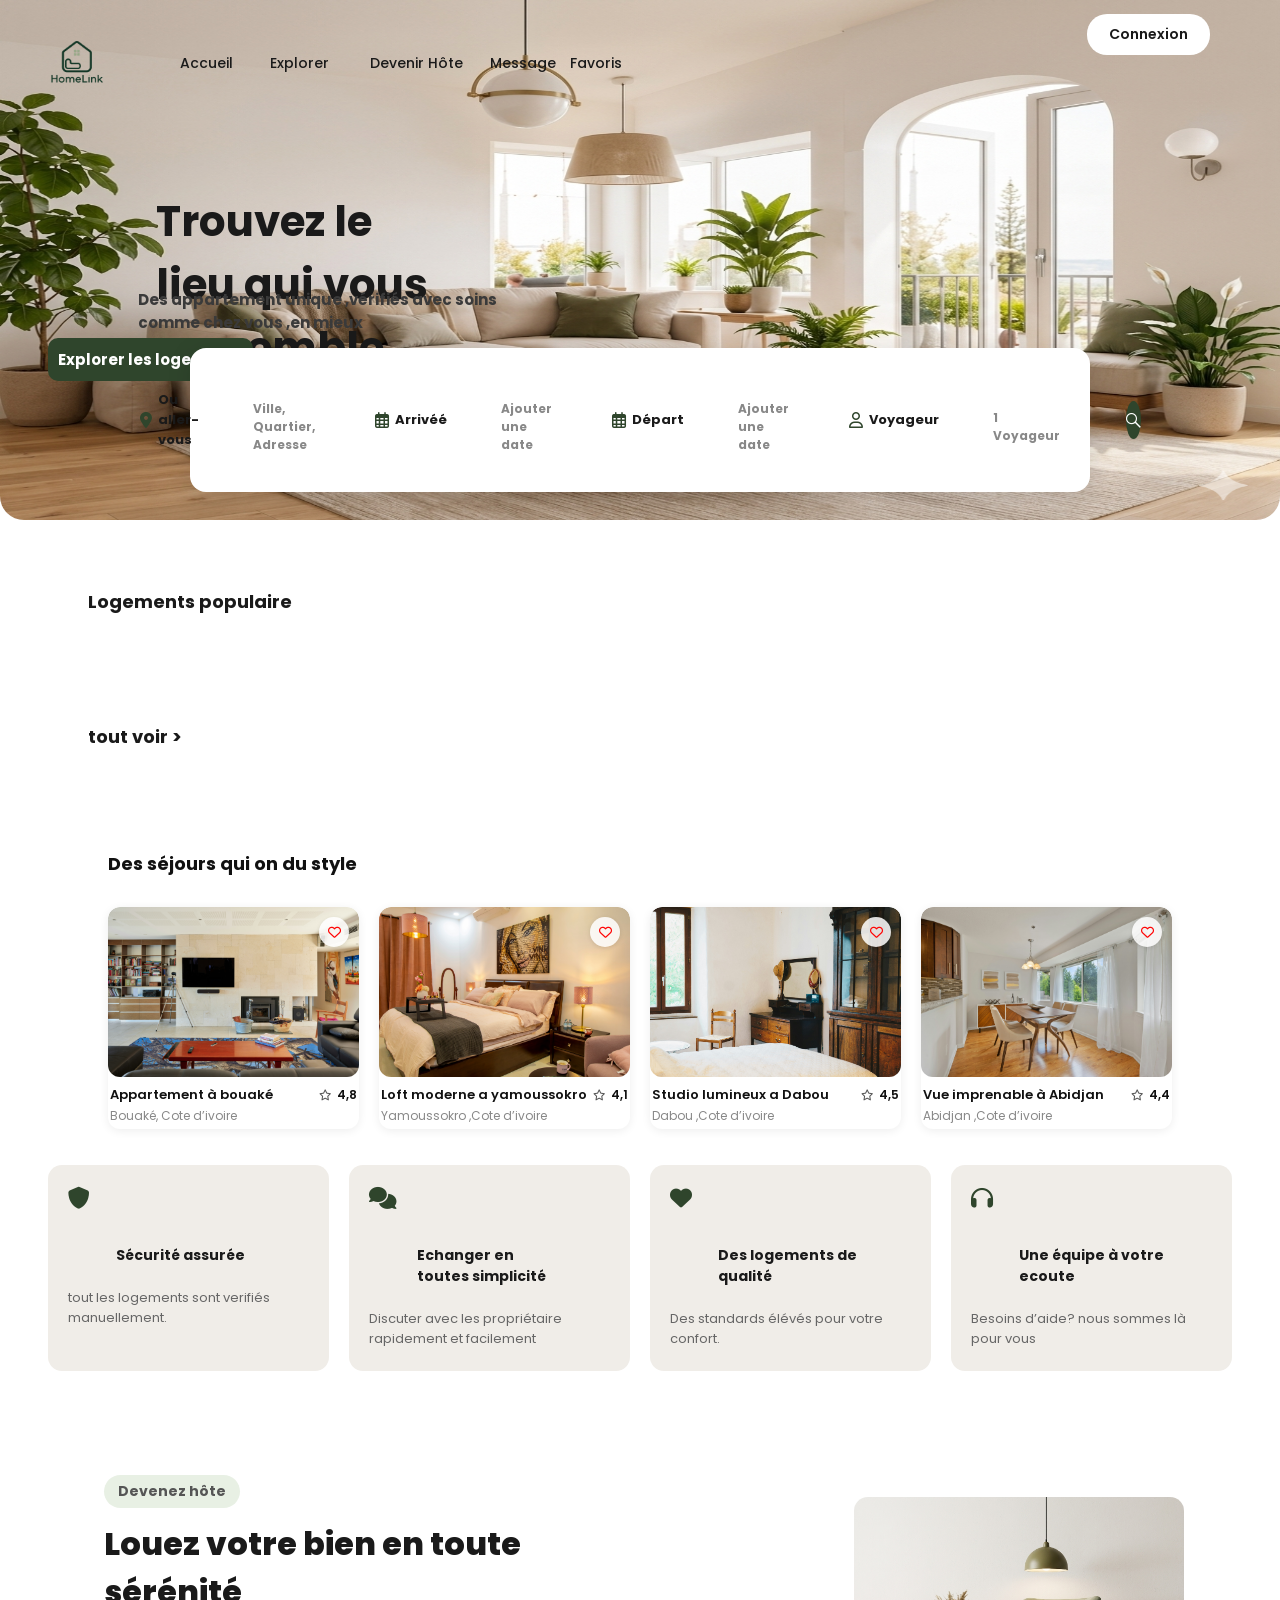
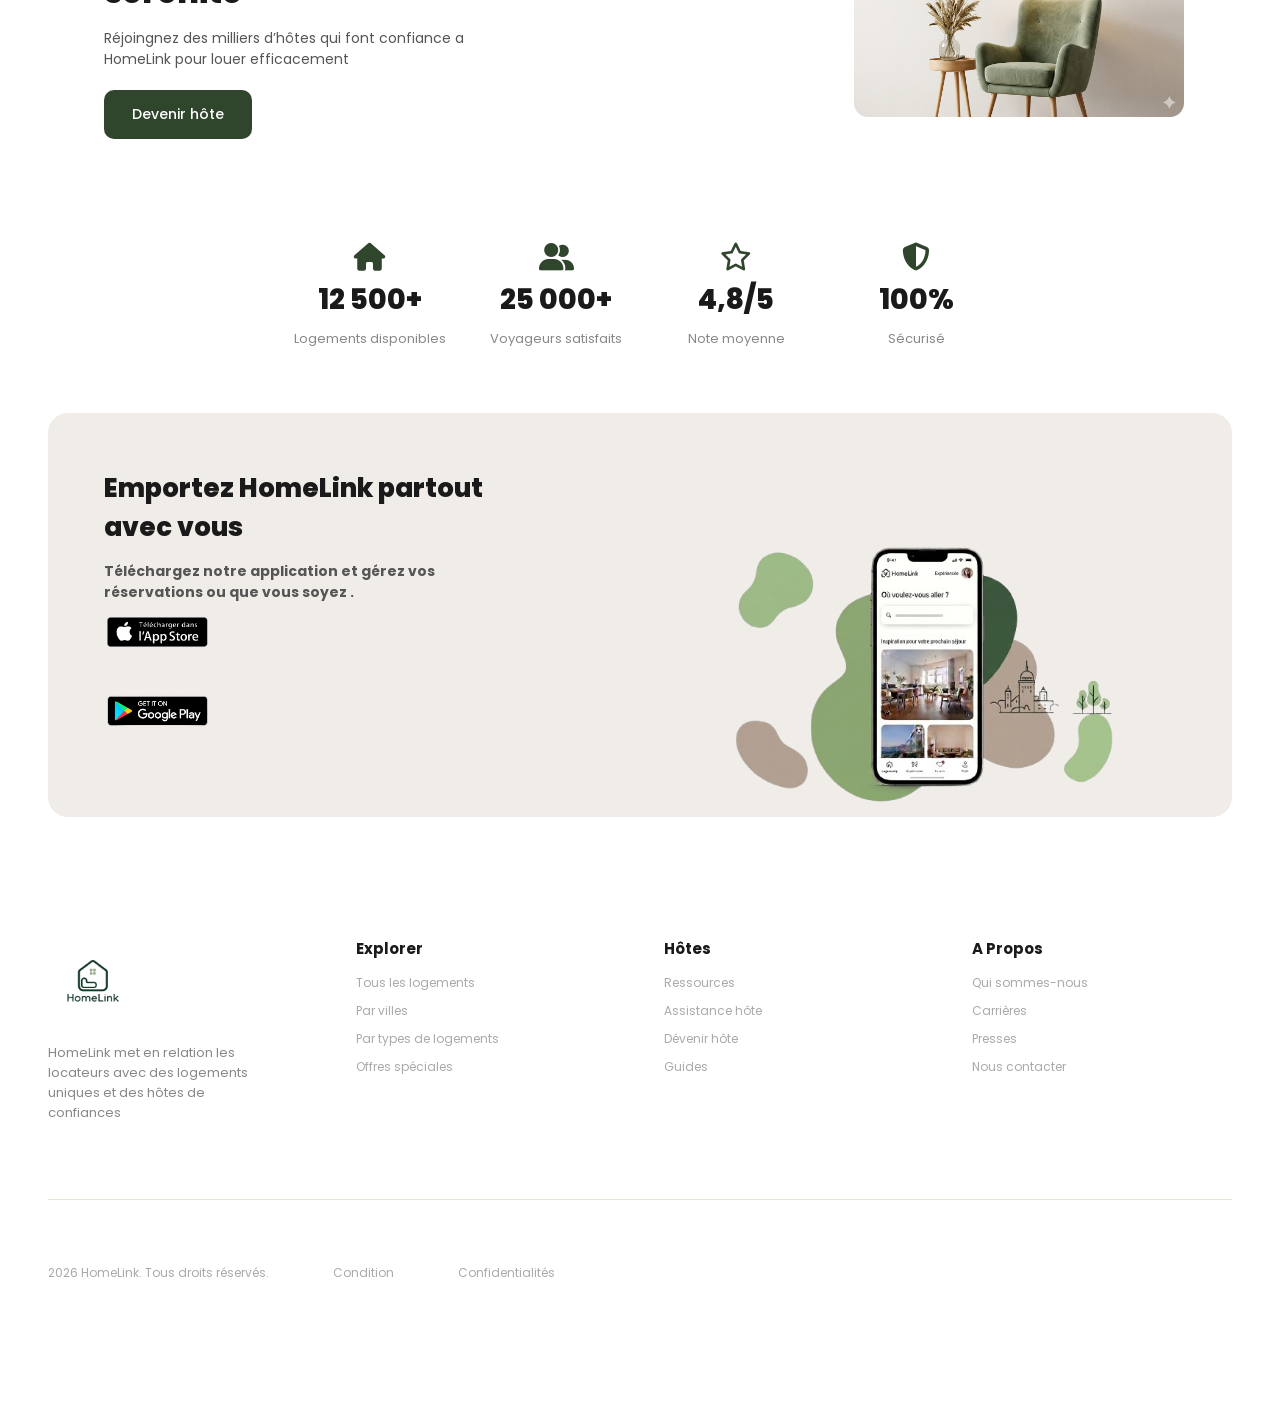
<file: index.html>
<!DOCTYPE html>
<html lang="en">

<head>
    <meta charset="UTF-8">
    <meta name="viewport" content="width=device-width, initial-scale=1.0">
    <link rel="stylesheet" href="https://cdnjs.cloudflare.com/ajax/libs/font-awesome/6.5.0/css/all.min.css">
    <title>HomeLink-Accueil</title>
    <link rel="stylesheet" href="./style.css">
</head>
<body>
    
    <div class="header">
        <img src="./image/20.png" alt="">
        <div class="ml">
            <img src="./logo/logo.png" alt="">
            <li><a href="./indexdoc.html/index1.html">Accueil</a></li>
            <li><a href="./indexdoc.html/index1.html">Explorer</a></li>
            <li><a href="./indexdoc.html/index2.html">Devenir Hôte</a></li>
            <li><a href="./indexdoc.html/index3.html">Message</a></li>
            <li><a href="./indexdoc.html/index4.html">Favoris</a></li>
            <a href="./indexdoc.html/connexionClient.html"><button type="button">Connexion</button></a>
        </div>

        
        <i id="signe" class="fa-solid fa-bars"></i>
        <div id="classe">
            <ul>
                <li><a href="index.html">Accueil</a></li>
                <li><a href="./indexdoc.html/index1.html">Explorer</a></li>
                <li><a href="./indexdoc.html/index2.html">Devenir Hôte</a></li>
                <li><a href="./indexdoc.html/index3.html">Message</a></li>
                <li><a href="./indexdoc.html/index4.html">Favoris</a></li>
            </ul>
        </div>


        <div class="po">
            <h2>Trouvez le lieu qui vous ressemble</h2>
            <p>Des appartement unique ,vérifiés avec soins comme chez vous ,en mieux</p>
        </div>
        <div class="vetr">
            <a href="./indexdoc.html/index2.html"></a><p>Explorer les logements</p>
        </div>
        <div class="barre">
            <i class="fa-solid fa-location-dot"></i>
            <span>Ou aller-vous</span>
            <p>Ville, Quartier, Adresse</p>
            <hr>
            <i class="fa-regular fa-calendar-days"></i>
            <span>Arrivéé</span>
            <p>Ajouter une date</p>
            <hr>
            <i class="fa-regular fa-calendar-days"></i>
            <span>Départ</span>
            <p>Ajouter une date</p>
            <hr>
            <i class="fa-regular fa-user"></i>
            <span>Voyageur</span>
            <p>1 Voyageur</p>
            <div class="loupe">
                <i class="fa-brands fa-sistrix"></i>
            </div>
        </div>
    </div>


    <div class="body">
        <p>Logements populaire</p>
        <a href="./indexdoc.html/index2.html"><p>tout voir > </p></a>
        <h2>Des séjours qui on du style</h2>
    </div>
    <div class="im">
        <div class="quatre">
            <img src="./image/15.jpg" alt="">
            <div class="heart">
                <i class="fa-regular fa-heart"></i>
            </div>
            <div class="ecrit">
                <p>Appartement à bouaké</p>
                <span>Bouaké, Cote d’ivoire</span>
                <i class="fa-regular fa-star"></i>
                <h6>4,8</h6>
            </div>
        </div>
        <div class="quatre">
            <img src="./image/12.jpg" alt="">
            <div class="heart">
                <i class="fa-regular fa-heart"></i>
            </div>
            <div class="ecrit">
                <p>Loft moderne a yamoussokro </p>
                <span>Yamoussokro ,Cote d’ivoire</span>
                <i class="fa-regular fa-star"></i>
                <h6>4,1</h6>
            </div>
        </div>
        <div class="quatre">
            <img src="./image/16.jpg" alt="">
            <div class="heart">
                <i class="fa-regular fa-heart"></i>
            </div>
            <div class="ecrit">
                <p>Studio lumineux a Dabou</p>
                <span>Dabou ,Cote d’ivoire</span>
                <i class="fa-regular fa-star"></i>
                <h6>4,5</h6>
            </div>
        </div>
        <div class="quatre">
            <img src="./image/17.jpg" alt="">
            <div class="heart">
                <i class="fa-regular fa-heart"></i>
            </div>
            <div class="ecrit">
                <p>Vue imprenable à Abidjan</p>
                <span>Abidjan ,Cote d’ivoire</span>
                <i class="fa-regular fa-star"></i>
                <h6>4,4</h6>
            </div>
        </div>
    </div>
    <div class="long">
        <div class="lon">
            <i class="fa-solid fa-shield"></i>
            <p>Sécurité assurée</p>
            <span>tout les logements sont verifiés manuellement.</span>
        </div>
        <div class="lon">
            <i class="fa-solid fa-comments"></i>
            <p>Echanger en toutes simplicité</p>
            <span>Discuter avec les propriétaire rapidement et facilement</span>
        </div>
        <div class="lon">
            <i class="fa-solid fa-heart"></i>
            <p>Des logements de qualité</p>
            <span>Des standards élévés pour votre confort.</span>
        </div>
        <div class="lon">
            <i class="fa-solid fa-headphones"></i>
            <p>Une équipe à votre ecoute</p>
            <span>Besoins d’aide? nous sommes là pour vous</span>
        </div>
    </div>
    <div class="hote">
        <div class="dev">
            <a href="./indexdoc.html/inscriptionHote.html"></a><span>Devenez hôte</span>
        </div>
        <p>Louez votre bien en toute sérénité</p>
        <span>Réjoingnez des milliers d’hôtes qui font confiance a HomeLink pour louer efficacement</span>
        <div class="hot">
            <a href="./indexdoc.html/inscriptionHote.html"><span>Devenir hôte</span></a>
        </div>
        <img src="./image/19.png" alt="">
    </div>
    <div class="oh">
        <div class="quo">
            <i class="fa-solid fa-house"></i>
            <p>12 500+</p>
            <span>Logements disponibles</span>
        </div>
        <div class="quo">
            <i class="fa-solid fa-user-group"></i>
            <p>25 000+</p>
            <span>Voyageurs satisfaits</span>
        </div>
        <div class="quo">
            <i class="fa-regular fa-star"></i>
            <p>4,8/5</p>
            <span>Note moyenne</span>
        </div>
        <div class="quo">
            <i class="fa-solid fa-shield-halved" style="color: rgb(47, 69, 44);"></i>
            <p>100%</p>
            <span>Sécurisé</span>
        </div>
    </div>
    <div class="tel">
        <h3>Emportez HomeLink partout avec vous</h3>
        <p>Téléchargez notre application et gérez vos réservations ou que vous soyez .</p>
        <img src="./image/appstore1.png" alt="">
        <img src="./image/11.png" alt="">
        <img src="./image/telephone.png" alt="">
    </div>
    <div class="flooter">
        <div class="qu">
            <img src="./logo/logo.png" alt="">
            <p>HomeLink met en relation les locateurs avec des logements uniques et des hôtes de confiances</p>
        </div>
        <div class="qu">
            <p>Explorer</p>
            <span>Tous les logements</span>
            <span>Par villes</span>
            <span>Par types de logements</span>
            <span>Offres spéciales</span>
        </div>
        <div class="qu">
            <p>Hôtes</p>
            <span>Ressources</span>
            <span>Assistance hôte </span>
            <span>Dévenir hôte </span>
            <span>Guides</span>
        </div>
        <div class="qu">
            <p>A Propos</p>
            <span>Qui sommes-nous</span>
            <span>Carrières</span>
            <span>Presses</span>
            <span>Nous contacter</span>
        </div>
        <hr>
        <span>2026 HomeLink. Tous droits réservés.</span>
        <span>Condition</span>
        <span>Confidentialités</span>
    </div>
    <script src="./style.js"></script>
</body>

</html>
</file>
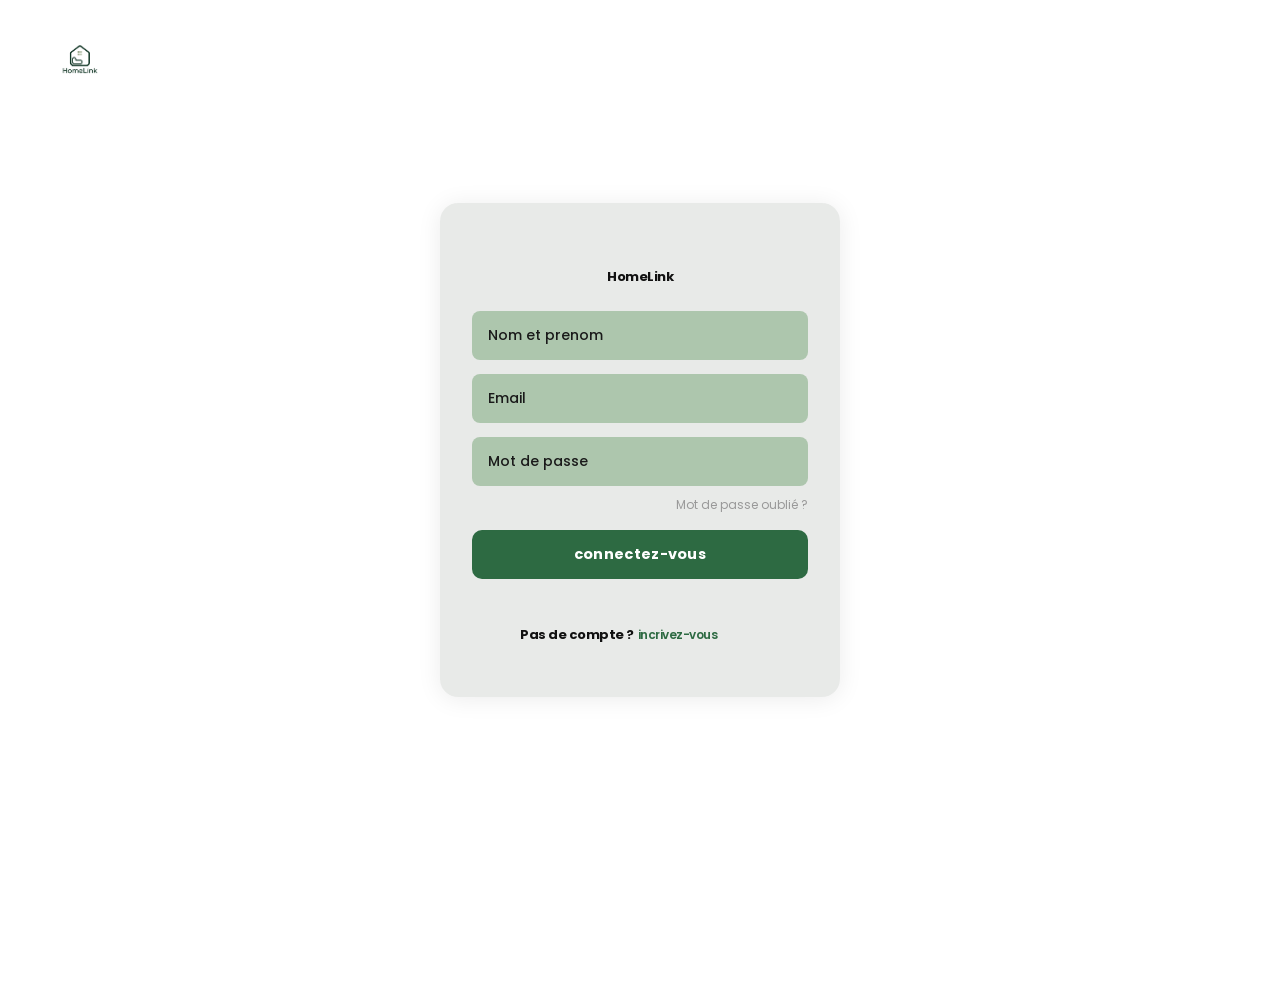
<file: indexdoc.html/connexionClient.html>
<!DOCTYPE html>
<html lang="en">
<head>
    <meta charset="UTF-8">
    <meta name="viewport" content="width=device-width, initial-scale=1.0">
    <title>HomeLink-connexion</title>
    <link rel="stylesheet" href="https://cdnjs.cloudflare.com/ajax/libs/font-awesome/6.5.0/css/all.min.css">
    <link rel="stylesheet" href="../style.css">
</head>
<body>
    <div class="ba">
        <img src="../logo/logo.png" alt="">
        <div class="m">
            <p>HomeLink</p>
            <input type="text" placeholder="Nom et prenom" name="" id="">
            <input type="email" placeholder="Email" name="" id="">
            <input type="password" placeholder="Mot de passe" name="" id="">
            <span>Mot de passe oublié ?</span>
            <button type="button">connectez-vous</button>
            <a href="./inscriptionClient.html"><p>Pas de compte ?<span>incrivez-vous</span></p></a>
        </div>
    </div>
</body>
</html>
</file>
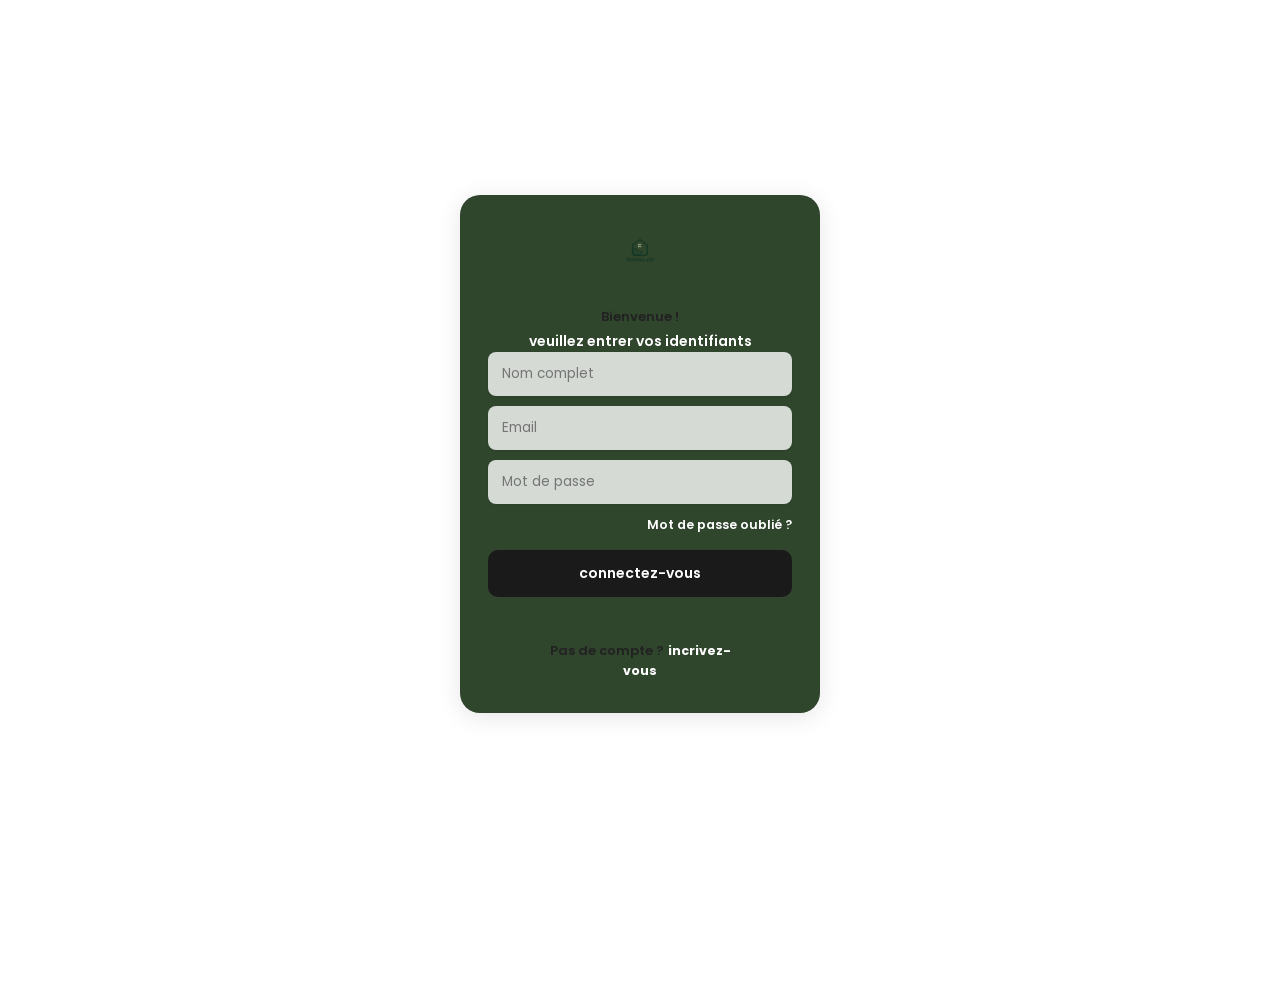
<file: indexdoc.html/connextionHôte.html>
<!DOCTYPE html>
<html lang="en">
<head>
    <meta charset="UTF-8">
    <meta name="viewport" content="width=device-width, initial-scale=1.0">
    <title>Connexion-Hôte</title>
    <link rel="stylesheet" href="https://cdnjs.cloudflare.com/ajax/libs/font-awesome/6.5.0/css/all.min.css">
    <link rel="stylesheet" href="../style.css">
</head>
<body>
    <div class="bo">
        <div class="ho">
            <img src="../logo/logo.png" alt="">
            <p>Bienvenue !</p>
            <span>veuillez entrer vos identifiants</span>
            <input type="text" placeholder="Nom complet" name="" id="">
            <input type="email" placeholder="Email" name="" id="">
            <input type="password" placeholder="Mot de passe" name="" id="">
            <span>Mot de passe oublié ?</span>
            <button type="button">connectez-vous</button>
            <a href="./inscriptionHote.html"><p>Pas de compte ?<span>incrivez-vous</span></p></a>
        </div>
    </div>
</body>
</html>
</file>
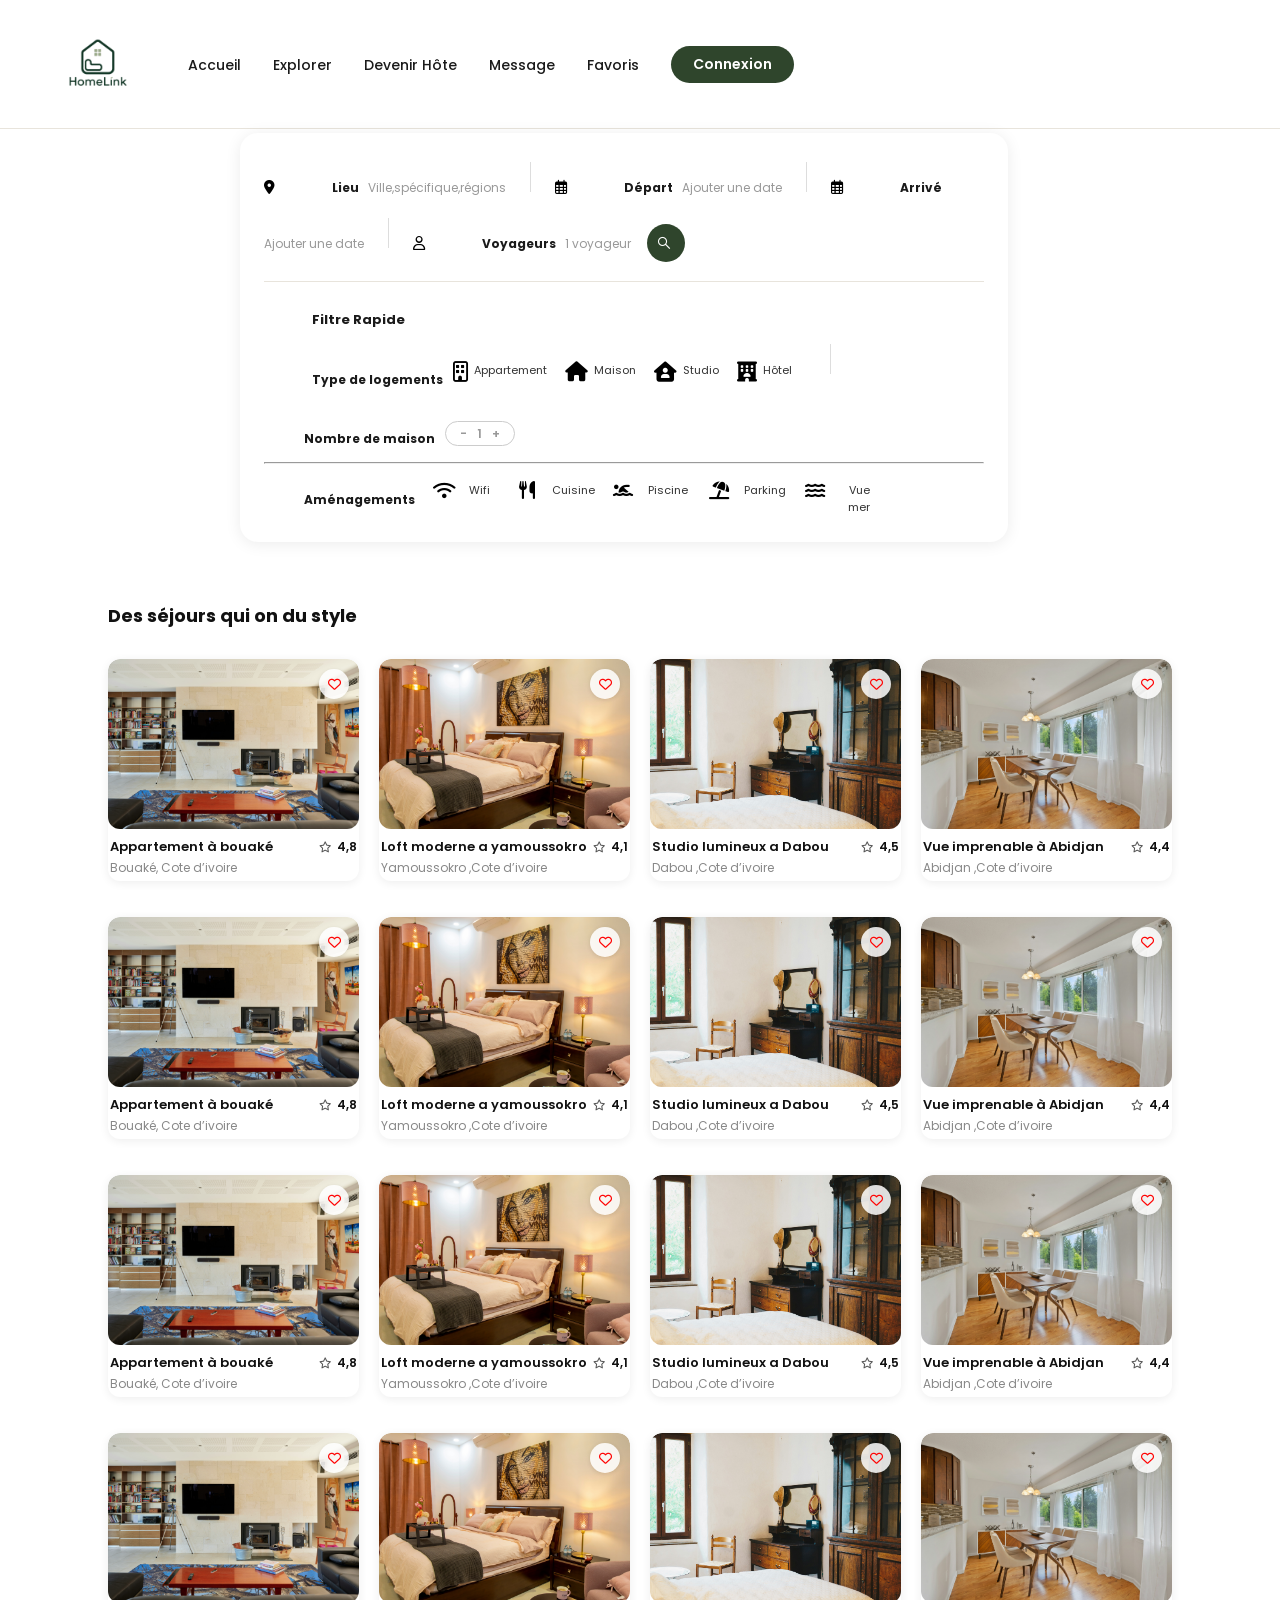
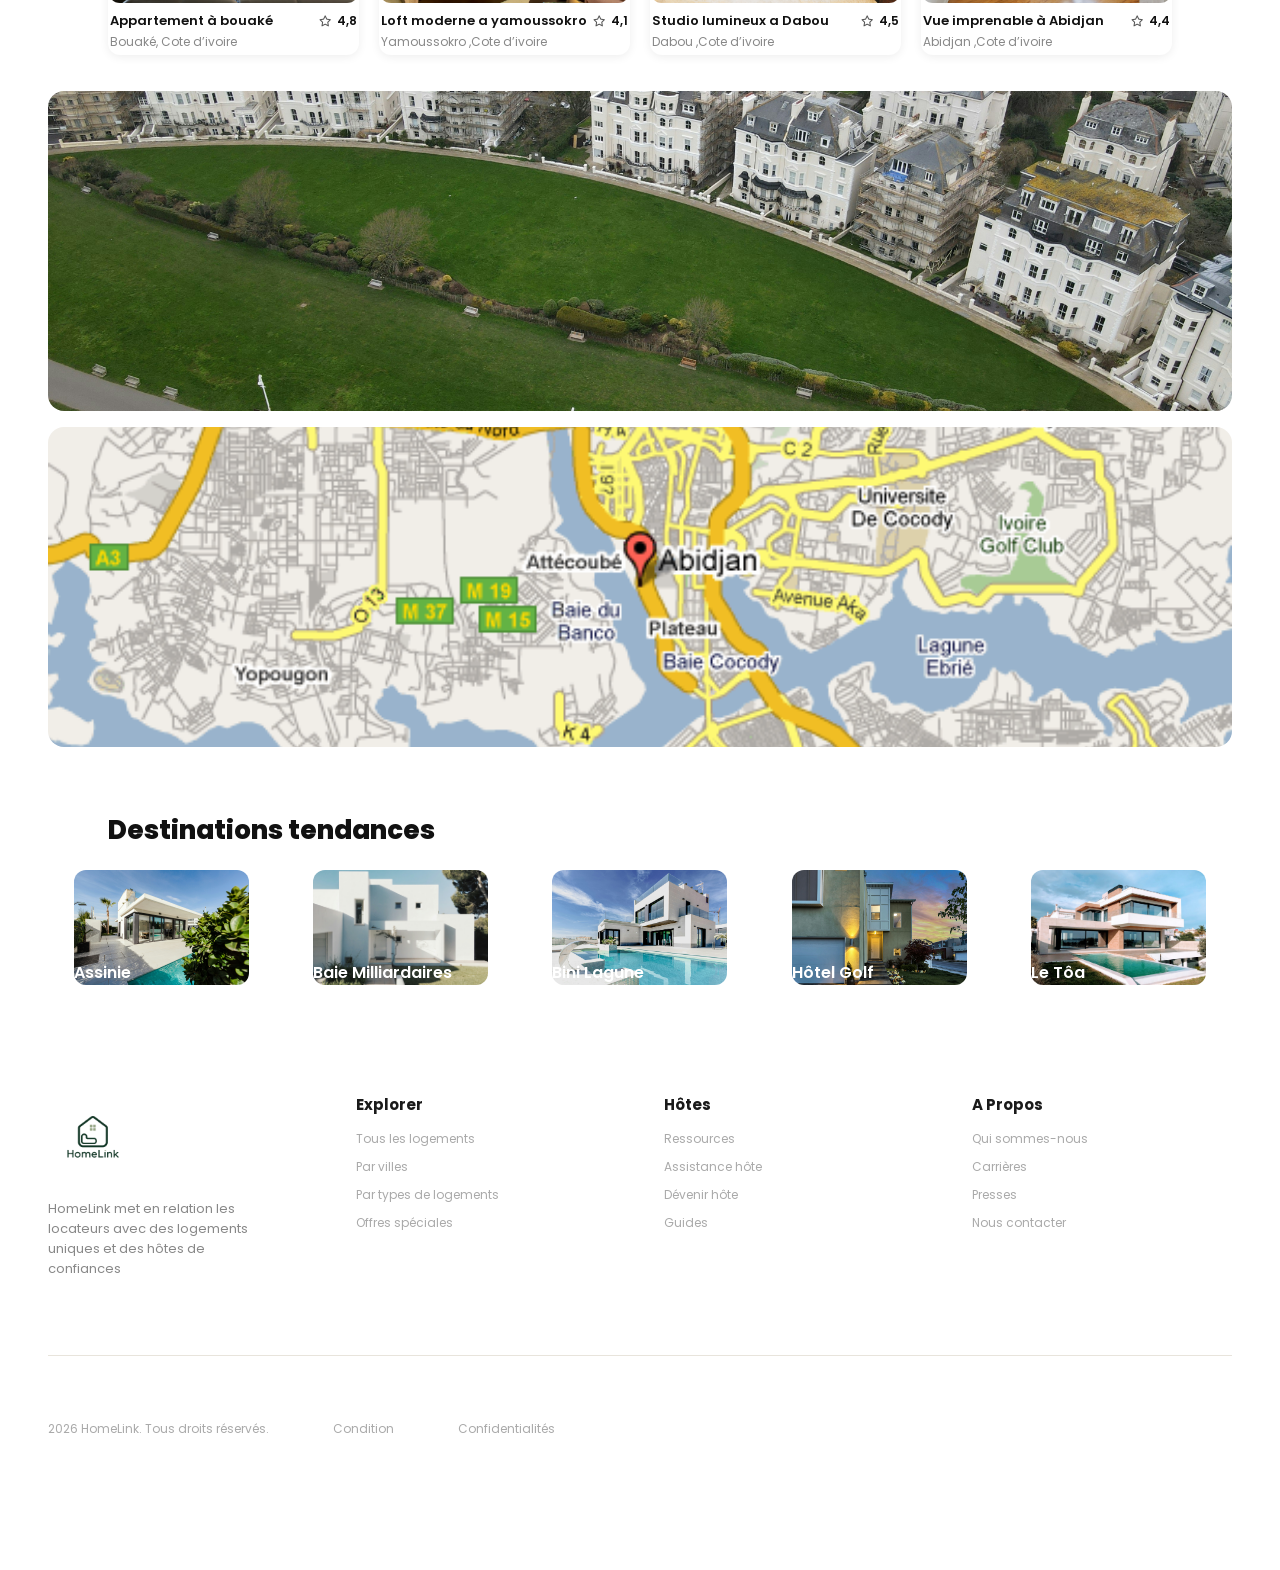
<file: indexdoc.html/index1.html>
<!DOCTYPE html>
<html lang="en">
<head>
    <meta charset="UTF-8">
    <meta name="viewport" content="width=device-width, initial-scale=1.0">
    <title>HomeLink-Explorer</title>
    <link rel="stylesheet" href="https://cdnjs.cloudflare.com/ajax/libs/font-awesome/6.5.0/css/all.min.css">
    <link rel="stylesheet" href="../style.css">
</head>
<body>
    <div class="gra">
        <img src="../logo/logo.png" alt="">
        <li><a href="../index.html">Accueil</a></li>
        <li><a href="./index1.html">Explorer</a></li>
        <li><a href="./index2.html">Devenir Hôte</a></li>
        <li><a href="./index3.html">Message</a></li>
        <li><a href="./index4.html">Favoris</a></li>
        <a href="./connexionClient.html"><button type="button">Connexion</button></a>
    </div>

    
        <i id="signe" class="fa-solid fa-bars"></i>
        <div id="classe">
            <ul>
                <li><a href="../index.html">Accueil</a></li>
                <li><a href="./index1.html">Explorer</a></li>
                <li><a href="./index2.html">Devenir Hôte</a></li>
                <li><a href="./index3.html">Message</a></li>
                <li><a href="./index4.html">Favoris</a></li>
            </ul>
        </div>



    <div class="blan">
        <i class="fa-solid fa-location-dot" style="color: rgb(0, 0, 0);"></i>
        <p>Lieu</p>
        <span>Ville,spécifique,régions</span>
        <hr>
        <i class="fa-regular fa-calendar-days" style="color: rgb(0, 0, 0);"></i>
        <p>Départ</p>
        <span>Ajouter une date</span>
        <hr>
        <i class="fa-regular fa-calendar-days" style="color: rgb(0, 0, 0);"></i>
        <p>Arrivé</p>
        <span>Ajouter une date</span>
        <hr>
        <i class="fa-regular fa-user" style="color: rgb(0, 0, 0);"></i>
        <p>Voyageurs</p>
        <span>1 voyageur</span>
        <div class="loupe">
            <i class="fa-brands fa-sistrix" style="color: rgb(0, 0, 0);"></i>
        </div>
        <hr>
        <p>Filtre Rapide </p>
        <p>Type de logements</p>
        <i class="fa-regular fa-building" style="color: rgb(0, 0, 0);"></i>
        <span>Appartement</span>
        <i class="fa-solid fa-house" style="color: rgb(0, 0, 0);"></i>
        <span>Maison</span>
        <i class="fa-solid fa-house-user" style="color: rgb(0, 0, 0);"></i>
        <span>Studio</span>
        <i class="fa-solid fa-hotel" style="color: rgb(0, 0, 0);"></i>
        <span>Hôtel</span>
        <hr>
        <p>Nombre de maison</p>
        <div class="un">
            <span>-</span>
            <span>1</span>
            <span>+</span>
        </div>
        <hr>
        <p>Aménagements</p>
        <i class="fa-solid fa-wifi" style="color: rgb(0, 0, 0);"></i>
        <span>Wifi</span>
        <i class="fa-solid fa-utensils" style="color: rgb(0, 0, 0);"></i>
        <span>Cuisine</span>
        <i class="fa-solid fa-person-swimming" style="color: rgb(0, 0, 0);"></i>
        <span>Piscine</span>
        <i class="fa-solid fa-umbrella-beach" style="color: rgb(0, 0, 0);"></i>
        <span>Parking</span>
        <i class="fa-solid fa-water" style="color: rgb(0, 0, 0);"></i>
        <span>Vue mer</span>
    </div>
    <h2>Des séjours qui on du style</h2>
    <div class="im">
        <div class="quatre">
            <img src="../image/15.jpg" alt="">
            <div class="heart">
                <i class="fa-regular fa-heart"></i>
            </div>
            <div class="ecrit">
                <p>Appartement à bouaké</p>
                <span>Bouaké, Cote d’ivoire</span>
                <i class="fa-regular fa-star"></i>
                <h6>4,8</h6>
            </div>
        </div>
        <div class="quatre">
            <img src="../image/12.jpg" alt="">
            <div class="heart">
                <i class="fa-regular fa-heart"></i>
            </div>
            <div class="ecrit">
                <p>Loft moderne a yamoussokro </p>
                <span>Yamoussokro ,Cote d’ivoire</span>
                <i class="fa-regular fa-star"></i>
                <h6>4,1</h6>
            </div>
        </div>
        <div class="quatre">
            <img src="../image/16.jpg" alt="">
            <div class="heart">
                <i class="fa-regular fa-heart"></i>
            </div>
            <div class="ecrit">
                <p>Studio lumineux a Dabou</p>
                <span>Dabou ,Cote d’ivoire</span>
                <i class="fa-regular fa-star"></i>
                <h6>4,5</h6>
            </div>
        </div>
        <div class="quatre">
            <img src="../image/17.jpg" alt="">
            <div class="heart">
                <i class="fa-regular fa-heart"></i>
            </div>
            <div class="ecrit">
                <p>Vue imprenable à Abidjan</p>
                <span>Abidjan ,Cote d’ivoire</span>
                <i class="fa-regular fa-star"></i>
                <h6>4,4</h6>
            </div>
        </div>
    </div>
    <div class="im">
        <div class="quatre">
            <img src="../image/15.jpg" alt="">
            <div class="heart">
                <i class="fa-regular fa-heart"></i>
            </div>
            <div class="ecrit">
                <p>Appartement à bouaké</p>
                <span>Bouaké, Cote d’ivoire</span>
                <i class="fa-regular fa-star"></i>
                <h6>4,8</h6>
            </div>
        </div>
        <div class="quatre">
            <img src="../image/12.jpg" alt="">
            <div class="heart">
                <i class="fa-regular fa-heart"></i>
            </div>
            <div class="ecrit">
                <p>Loft moderne a yamoussokro </p>
                <span>Yamoussokro ,Cote d’ivoire</span>
                <i class="fa-regular fa-star"></i>
                <h6>4,1</h6>
            </div>
        </div>
        <div class="quatre">
            <img src="../image/16.jpg" alt="">
            <div class="heart">
                <i class="fa-regular fa-heart"></i>
            </div>
            <div class="ecrit">
                <p>Studio lumineux a Dabou</p>
                <span>Dabou ,Cote d’ivoire</span>
                <i class="fa-regular fa-star"></i>
                <h6>4,5</h6>
            </div>
        </div>
        <div class="quatre">
            <img src="../image/17.jpg" alt="">
            <div class="heart">
                <i class="fa-regular fa-heart"></i>
            </div>
            <div class="ecrit">
                <p>Vue imprenable à Abidjan</p>
                <span>Abidjan ,Cote d’ivoire</span>
                <i class="fa-regular fa-star"></i>
                <h6>4,4</h6>
            </div>
        </div>
    </div>
    <div class="im">
        <div class="quatre">
            <img src="../image/15.jpg" alt="">
            <div class="heart">
                <i class="fa-regular fa-heart"></i>
            </div>
            <div class="ecrit">
                <p>Appartement à bouaké</p>
                <span>Bouaké, Cote d’ivoire</span>
                <i class="fa-regular fa-star"></i>
                <h6>4,8</h6>
            </div>
        </div>
        <div class="quatre">
            <img src="../image/12.jpg" alt="">
            <div class="heart">
                <i class="fa-regular fa-heart"></i>
            </div>
            <div class="ecrit">
                <p>Loft moderne a yamoussokro </p>
                <span>Yamoussokro ,Cote d’ivoire</span>
                <i class="fa-regular fa-star"></i>
                <h6>4,1</h6>
            </div>
        </div>
        <div class="quatre">
            <img src="../image/16.jpg" alt="">
            <div class="heart">
                <i class="fa-regular fa-heart"></i>
            </div>
            <div class="ecrit">
                <p>Studio lumineux a Dabou</p>
                <span>Dabou ,Cote d’ivoire</span>
                <i class="fa-regular fa-star"></i>
                <h6>4,5</h6>
            </div>
        </div>
        <div class="quatre">
            <img src="../image/17.jpg" alt="">
            <div class="heart">
                <i class="fa-regular fa-heart"></i>
            </div>
            <div class="ecrit">
                <p>Vue imprenable à Abidjan</p>
                <span>Abidjan ,Cote d’ivoire</span>
                <i class="fa-regular fa-star"></i>
                <h6>4,4</h6>
            </div>
        </div>
    </div>
    <div class="im">
        <div class="quatre">
            <img src="../image/15.jpg" alt="">
            <div class="heart">
                <i class="fa-regular fa-heart"></i>
            </div>
            <div class="ecrit">
                <p>Appartement à bouaké</p>
                <span>Bouaké, Cote d’ivoire</span>
                <i class="fa-regular fa-star"></i>
                <h6>4,8</h6>
            </div>
        </div>
        <div class="quatre">
            <img src="../image/12.jpg" alt="">
            <div class="heart">
                <i class="fa-regular fa-heart"></i>
            </div>
            <div class="ecrit">
                <p>Loft moderne a yamoussokro </p>
                <span>Yamoussokro ,Cote d’ivoire</span>
                <i class="fa-regular fa-star"></i>
                <h6>4,1</h6>
            </div>
        </div>
        <div class="quatre">
            <img src="../image/16.jpg" alt="">
            <div class="heart">
                <i class="fa-regular fa-heart"></i>
            </div>
            <div class="ecrit">
                <p>Studio lumineux a Dabou</p>
                <span>Dabou ,Cote d’ivoire</span>
                <i class="fa-regular fa-star"></i>
                <h6>4,5</h6>
            </div>
        </div>
        <div class="quatre">
            <img src="../image/17.jpg" alt="">
            <div class="heart">
                <i class="fa-regular fa-heart"></i>
            </div>
            <div class="ecrit">
                <p>Vue imprenable à Abidjan</p>
                <span>Abidjan ,Cote d’ivoire</span>
                <i class="fa-regular fa-star"></i>
                <h6>4,4</h6>
            </div>
        </div>
    </div>
    <img src="../image/10.jpg" alt="">
    <img src="../image/abidjan_plan.gif" alt="">
    <p>Destinations tendances</p>
    <div class="cin">
        <div class="ass">
            <img src="../image/6.jpg" alt="">
            <span>Assinie</span>
        </div>
        <div class="ass">
            <img src="../image/5.jpg" alt="">
            <span>Baie Milliardaires</span>
        </div>
        <div class="ass">
            <img src="../image/8.jpg" alt="">
            <span>Bini Lagune</span>
        </div>
        <div class="ass">
            <img src="../image/3.jpg" alt="">
            <span>Hôtel Golf</span>
        </div>
        <div class="ass">
            <img src="../image/7.jpg" alt="">
            <span>Le Tôa</span>
        </div>
    </div>
    <div class="flooter">
        <div class="qu">
            <img src="../logo/logo.png" alt="">
            <p>HomeLink met en relation les locateurs avec des logements uniques et des hôtes de confiances</p>
        </div>
        <div class="qu">
            <p>Explorer</p>
            <span>Tous les logements</span>
            <span>Par villes</span>
            <span>Par types de logements</span>
            <span>Offres spéciales</span>
        </div>
        <div class="qu">
            <p>Hôtes</p>
            <span>Ressources</span>
            <span>Assistance hôte   </span>
            <span>Dévenir hôte </span>
            <span>Guides</span>
        </div>
        <div class="qu">
            <p>A Propos</p>
            <span>Qui sommes-nous</span>
            <span>Carrières</span>
            <span>Presses</span>
            <span>Nous contacter</span>
        </div>
        <hr>
        <span>2026 HomeLink. Tous droits réservés.</span>
        <span>Condition</span>
        <span>Confidentialités</span>
    </div>
</body>
<script src="../style.js"></script>
</html>
</file>
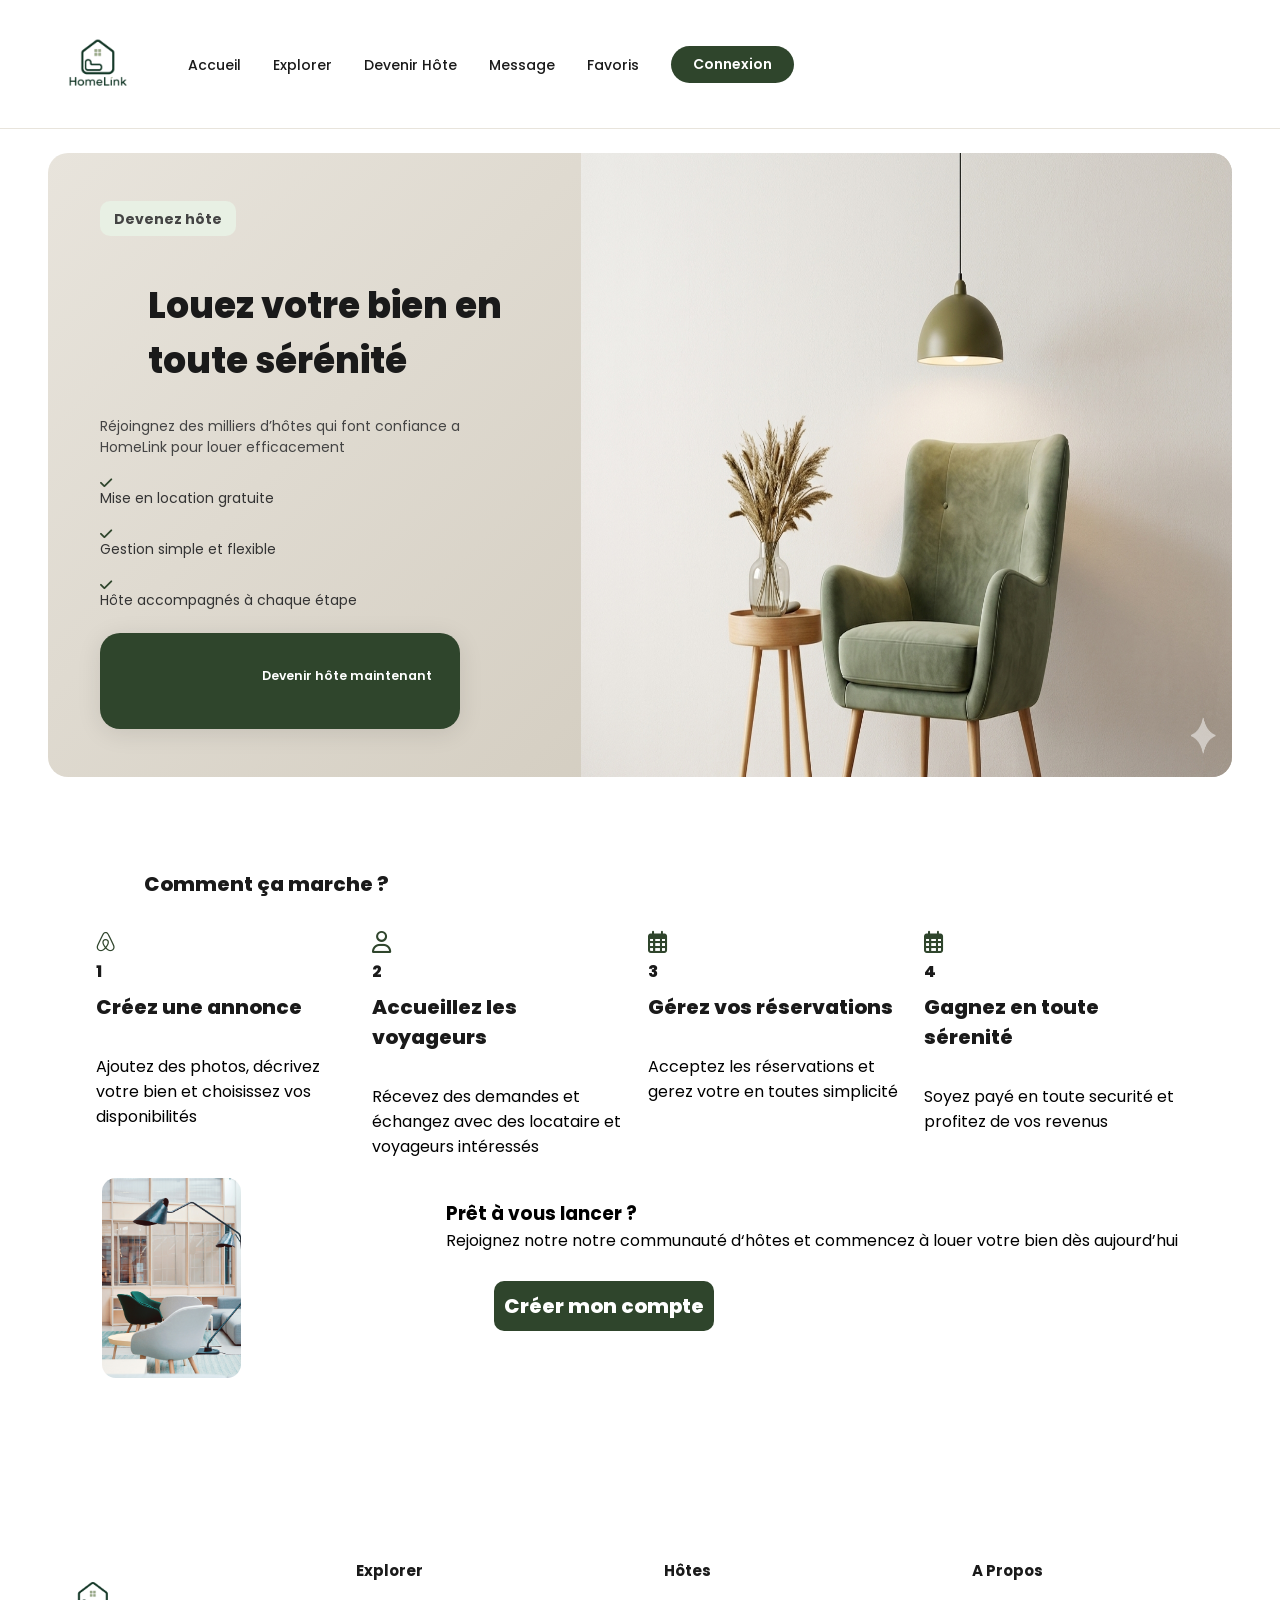
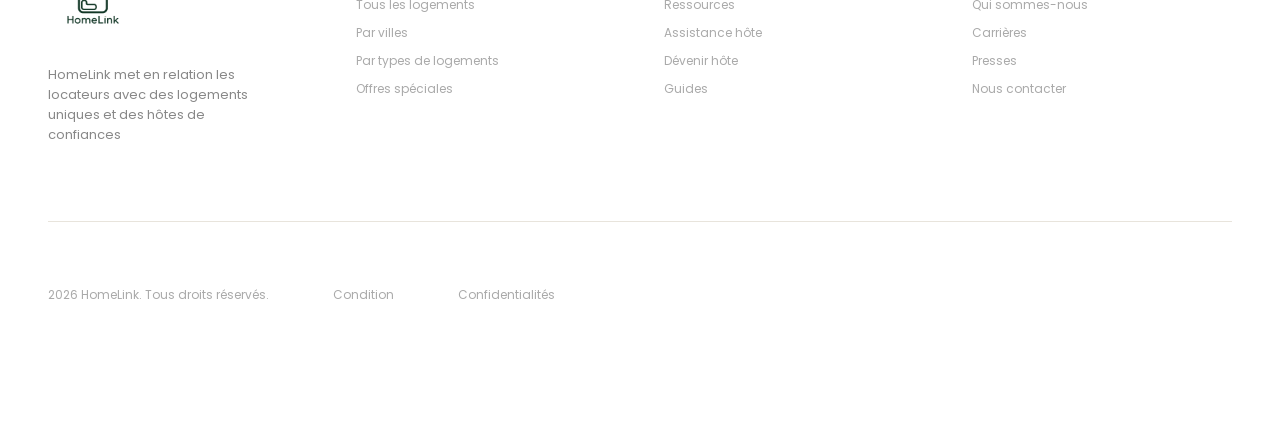
<file: indexdoc.html/index2.html>
<!DOCTYPE html>
<html lang="en">
<head>
    <meta charset="UTF-8">
    <meta name="viewport" content="width=device-width, initial-scale=1.0">
    <title>HomeLink-Devenir Hôte</title>
    <link rel="stylesheet" href="https://cdnjs.cloudflare.com/ajax/libs/font-awesome/6.5.0/css/all.min.css">
    <link rel="stylesheet" href="../style.css">
</head>
<body>
    <div class="gra">
        <img src="../logo/logo.png" alt="">
        <li><a href="../index.html">Accueil</a></li>
        <li><a href="./index1.html">Explorer</a></li>
        <li><a href="./index2.html">Devenir Hôte</a></li>
        <li><a href="./index3.html">Message</a></li>
        <li><a href="./index4.html">Favoris</a></li>
        <a href="./connextionHôte.html"><button type="button">Connexion</button></a>
        
    </div>
    
    
        <i id="signe" class="fa-solid fa-bars"></i>
        <div id="classe">
            <ul>
                <li><a href="../index.html">Accueil</a></li>
                <li><a href="./index1.html">Explorer</a></li>
                <li><a href="./index2.html">Devenir Hôte</a></li>
                <li><a href="./index3.html">Message</a></li>
                <li><a href="./index4.html">Favoris</a></li>
            </ul>
        </div>



    <div class="fauteu">
        <img src="../image/19.png" alt="">
        <div class="dev">
            <a href="./connextionHôte.html"><span>Devenez hôte</span></a>
        </div>
        <p>Louez votre bien en toute sérénité</p>
        <span>Réjoingnez des milliers d’hôtes qui font confiance a HomeLink pour louer efficacement</span>
        <i class="fa-solid fa-check" style="color: rgb(47, 69, 44);"></i>
        <span>Mise en location gratuite</span>
        <i class="fa-solid fa-check" style="color: rgb(47, 69, 44);"></i>
        <span>Gestion simple et flexible</span>
        <i class="fa-solid fa-check" style="color: rgb(47, 69, 44);"></i>
        <span>Hôte accompagnés à chaque étape</span>
        <div class="ho">
            <span>Devenir hôte maintenant</span>
        </div>
    </div>
    <div class="plac">
        <p>Comment ça marche ?</p>
        <div class="f">
            <div class="jo">
                <i class="fa-brands fa-airbnb" style="color: rgb(47, 69, 44);"></i>
                <h3>1</h3>
                <p>Créez une annonce</p>
                <span>Ajoutez des photos, décrivez votre bien et choisissez vos disponibilités</span>
            </div>
            <div class="jo">
                <i class="fa-regular fa-user" style="color: rgb(47, 69, 44);"></i>
                <h3>2</h3>
                <p>Accueillez les voyageurs</p>
                <span>Récevez des demandes et échangez avec des locataire et voyageurs intéressés</span>
            </div>
            <div class="jo">
                <i class="fa-regular fa-calendar-days" style="color: rgb(47, 69, 44);"></i>
                <h3>3</h3>
                <p>Gérez vos réservations</p>
                <span>Acceptez les réservations et gerez votre en toutes simplicité</span>
            </div>
            <div class="jo">
                <i class="fa-regular fa-calendar-days" style="color: rgb(47, 69, 44);"></i>
                <h3>4</h3>
                <p>Gagnez en toute sérenité</p>
                <span>Soyez payé en toute securité et profitez de vos revenus </span>
            </div>
        </div>
        <div class="e">
            <div class="er">
                <img src="../image/2.jpg" alt="">
            </div>
            <div class="er">
                <h3>Prêt à vous lancer ?</h3>
                <sp>Rejoignez notre notre communauté d‘hôtes et commencez à louer votre bien dès aujourd’hui</sp>
                <p>Créer mon compte</p>
            </div>
        </div>
    </div>
    <div class="flooter">
        <div class="qu">
            <img src="../logo/logo.png" alt="">
            <p>HomeLink met en relation les locateurs avec des logements uniques et des hôtes de confiances</p>
        </div>
        <div class="qu">
            <p>Explorer</p>
            <span>Tous les logements</span>
            <span>Par villes</span>
            <span>Par types de logements</span>
            <span>Offres spéciales</span>
        </div>
        <div class="qu">
            <p>Hôtes</p>
            <span>Ressources</span>
            <span>Assistance hôte   </span>
            <span>Dévenir hôte </span>
            <span>Guides</span>
        </div>
        <div class="qu">
            <p>A Propos</p>
            <span>Qui sommes-nous</span>
            <span>Carrières</span>
            <span>Presses</span>
            <span>Nous contacter</span>
        </div>
        <hr>
        <span>2026 HomeLink. Tous droits réservés.</span>
        <span>Condition</span>
        <span>Confidentialités</span>
    </div>
</body>
<script src="../style.js"></script>
</html>
</file>
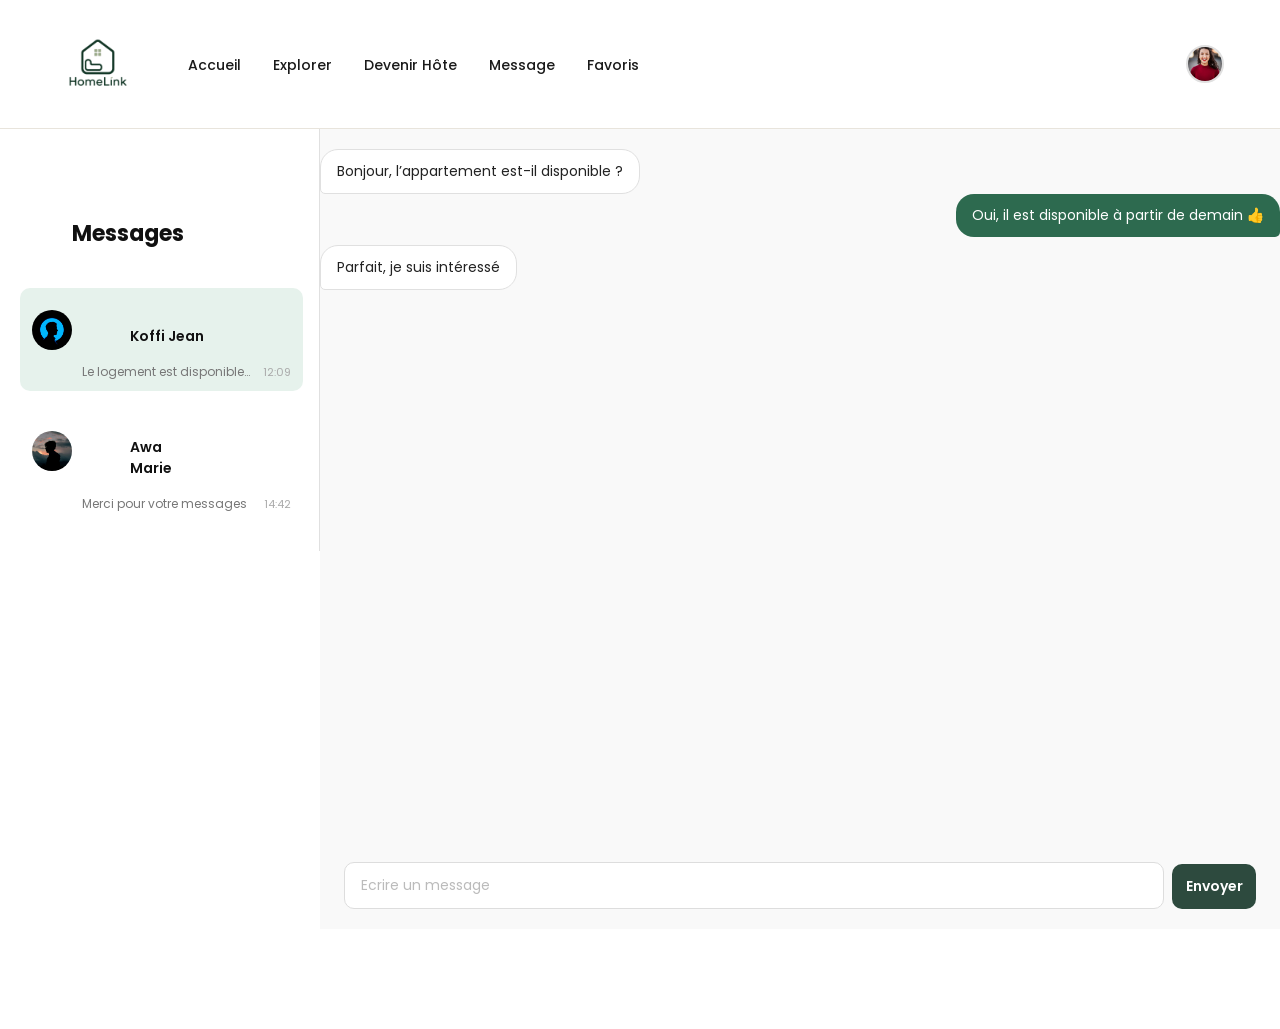
<file: indexdoc.html/index3.html>
<!DOCTYPE html>
<html lang="en">
<head>
    <meta charset="UTF-8">
    <meta name="viewport" content="width=device-width, initial-scale=1.0">
    <title>HomeLink-Messages</title>
    <link rel="stylesheet" href="https://cdnjs.cloudflare.com/ajax/libs/font-awesome/6.5.0/css/all.min.css">
    <link rel="stylesheet" href="../style.css">
</head>
<body>
    <div class="gra">
        <img src="../logo/logo.png" alt="">
        <li><a href="../index.html">Accueil</a></li>
        <li><a href="./index1.html">Explorer</a></li>
        <li><a href="./index2.html">Devenir Hôte</a></li>
        <li><a href="./index3.html">Message</a></li>
        <li><a href="./index4.html">Favoris</a></li>
        <img src="../image/18.jpg" alt="">
        
    </div>
    
    
        <i id="signe" class="fa-solid fa-bars"></i>
        <div id="classe">
            <ul>
                <li><a href="../index.html">Accueil</a></li>
                <li><a href="./index1.html">Explorer</a></li>
                <li><a href="./index2.html">Devenir Hôte</a></li>
                <li><a href="./index3.html">Message</a></li>
                <li><a href="./index4.html">Favoris</a></li>
            </ul>
        </div>



    <div class="lun">
        <h2>Messages</h2>
        <div class="koff">
            <img src="../image/profil1.jpg" alt="">
            <p>Koffi Jean</p>
            <span>Le logement est disponible 👍</span>
            <span>12:09</span>
        </div>
        <div class="awa">
            <img src="../image/profil2.jpg" alt="">
            <p>Awa Marie</p>
            <span>Merci pour votre messages</span>
            <span>14:42</span>
            <hr>
        </div>
    </div>
    <div class="autre">
        <div class="bonjour">
            <span>Bonjour, l’appartement est-il disponible ?</span>
        </div>
        <div class="oui">
            <span>Oui, il est disponible à partir de demain 👍</span>
        </div>
        <div class="parfait">
            <span>Parfait, je suis intéressé</span>
        </div>
        <hr>
        <input  class="ecrire" placeholder="Ecrire un message" type="text">
        <button type="button">Envoyer</button>
    </div>
    <script src="../style.js"></script>
</body>
</html>
</file>
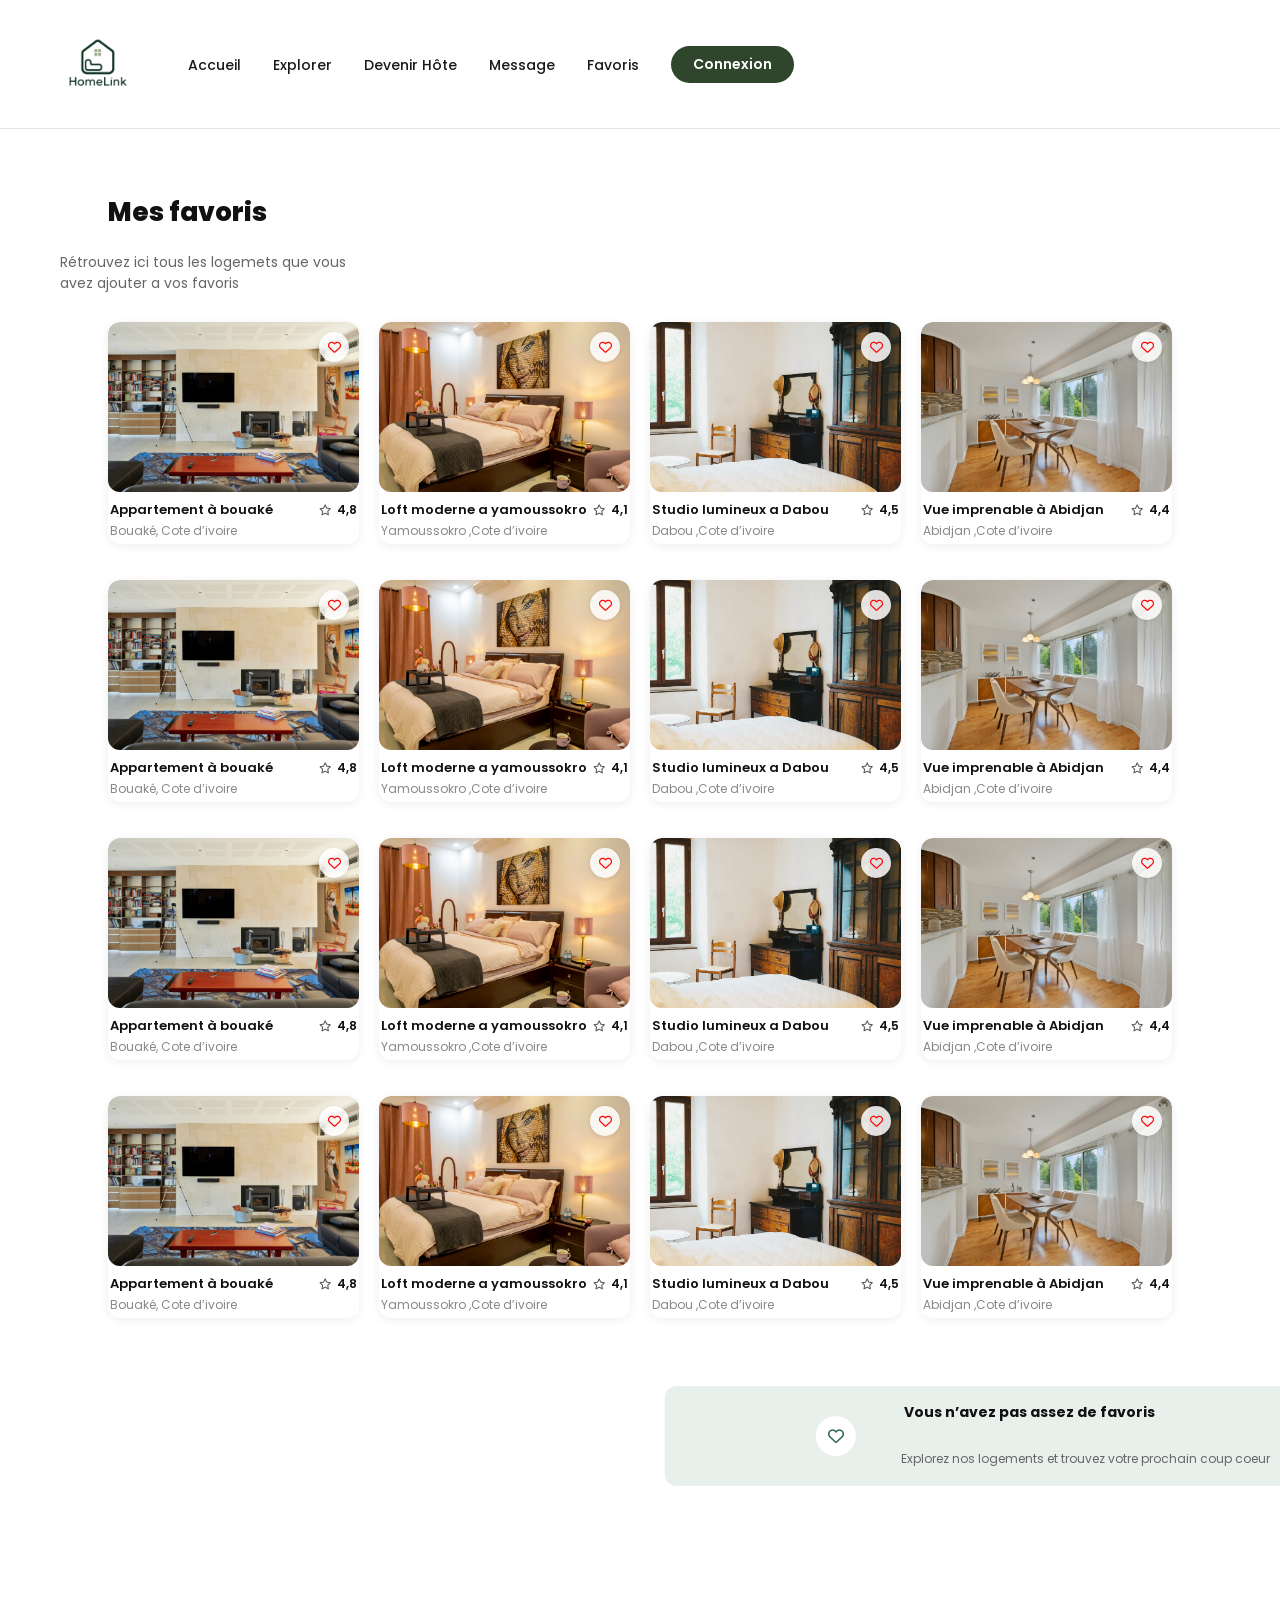
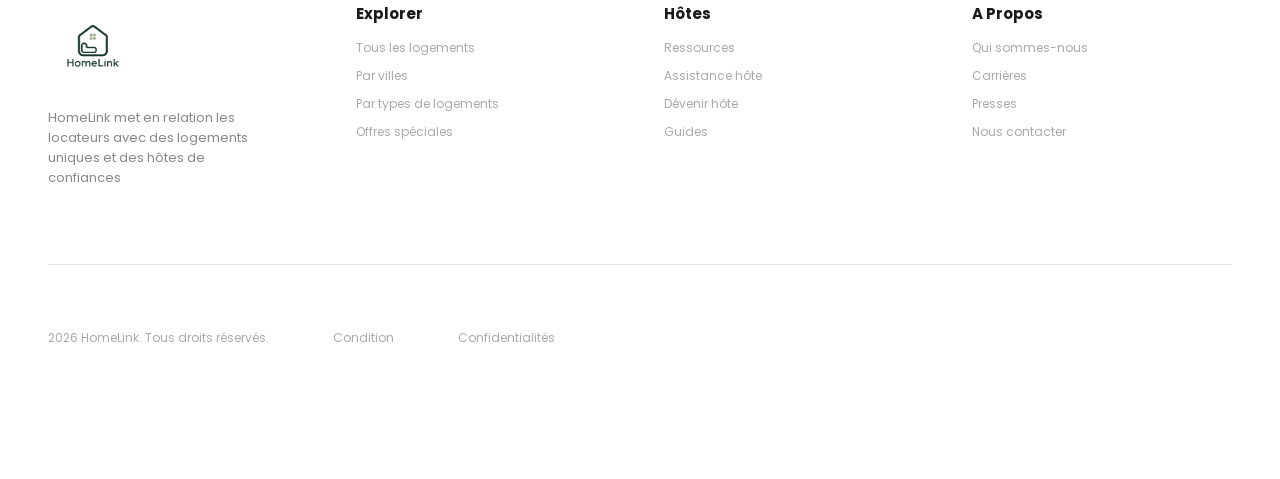
<file: indexdoc.html/index4.html>
<!DOCTYPE html>
<html lang="en">
<head>
    <meta charset="UTF-8">
    <meta name="viewport" content="width=device-width, initial-scale=1.0">
    <title>HomeLink-Favoris</title>
    <link rel="stylesheet" href="https://cdnjs.cloudflare.com/ajax/libs/font-awesome/6.5.0/css/all.min.css">
    <link rel="stylesheet" href="../style.css">
</head>
<body>
    <div class="gra">
        <img src="../logo/logo.png" alt="">
        <li><a href="../index.html">Accueil</a></li>
        <li><a href="./index1.html">Explorer</a></li>
        <li><a href="./index2.html">Devenir Hôte</a></li>
        <li><a href="./index3.html">Message</a></li>
        <li><a href="./index4.html">Favoris</a></li>
        <a href="./connexionClient.html"><button type="button">Connexion</button></a>
        
    </div>

    
    
        <i id="signe" class="fa-solid fa-bars"></i>
        <div id="classe">
            <ul>
                <li><a href="../index.html">Accueil</a></li>
                <li><a href="./index1.html">Explorer</a></li>
                <li><a href="./index2.html">Devenir Hôte</a></li>
                <li><a href="./index3.html">Message</a></li>
                <li><a href="./index4.html">Favoris</a></li>
            </ul>
        </div>



    <p>Mes favoris</p>
    <span>Rétrouvez ici tous les logemets que vous avez ajouter a vos favoris</span>
    <div class="im">
        <div class="quatre">
            <img src="../image/15.jpg" alt="">
            <div class="heart">
                <i class="fa-regular fa-heart"></i>
            </div>
            <div class="ecrit">
                <p>Appartement à bouaké</p>
                <span>Bouaké, Cote d’ivoire</span>
                <i class="fa-regular fa-star"></i>
                <h6>4,8</h6>
            </div>
        </div>
        <div class="quatre">
            <img src="../image/12.jpg" alt="">
            <div class="heart">
                <i class="fa-regular fa-heart"></i>
            </div>
            <div class="ecrit">
                <p>Loft moderne a yamoussokro </p>
                <span>Yamoussokro ,Cote d’ivoire</span>
                <i class="fa-regular fa-star"></i>
                <h6>4,1</h6>
            </div>
        </div>
        <div class="quatre">
            <img src="../image/16.jpg" alt="">
            <div class="heart">
                <i class="fa-regular fa-heart"></i>
            </div>
            <div class="ecrit">
                <p>Studio lumineux a Dabou</p>
                <span>Dabou ,Cote d’ivoire</span>
                <i class="fa-regular fa-star"></i>
                <h6>4,5</h6>
            </div>
        </div>
        <div class="quatre">
            <img src="../image/17.jpg" alt="">
            <div class="heart">
                <i class="fa-regular fa-heart"></i>
            </div>
            <div class="ecrit">
                <p>Vue imprenable à Abidjan</p>
                <span>Abidjan ,Cote d’ivoire</span>
                <i class="fa-regular fa-star"></i>
                <h6>4,4</h6>
            </div>
        </div>
    </div>
    <div class="im">
        <div class="quatre">
            <img src="../image/15.jpg" alt="">
            <div class="heart">
                <i class="fa-regular fa-heart"></i>
            </div>
            <div class="ecrit">
                <p>Appartement à bouaké</p>
                <span>Bouaké, Cote d’ivoire</span>
                <i class="fa-regular fa-star"></i>
                <h6>4,8</h6>
            </div>
        </div>
        <div class="quatre">
            <img src="../image/12.jpg" alt="">
            <div class="heart">
                <i class="fa-regular fa-heart"></i>
            </div>
            <div class="ecrit">
                <p>Loft moderne a yamoussokro </p>
                <span>Yamoussokro ,Cote d’ivoire</span>
                <i class="fa-regular fa-star"></i>
                <h6>4,1</h6>
            </div>
        </div>
        <div class="quatre">
            <img src="../image/16.jpg" alt="">
            <div class="heart">
                <i class="fa-regular fa-heart"></i>
            </div>
            <div class="ecrit">
                <p>Studio lumineux a Dabou</p>
                <span>Dabou ,Cote d’ivoire</span>
                <i class="fa-regular fa-star"></i>
                <h6>4,5</h6>
            </div>
        </div>
        <div class="quatre">
            <img src="../image/17.jpg" alt="">
            <div class="heart">
                <i class="fa-regular fa-heart"></i>
            </div>
            <div class="ecrit">
                <p>Vue imprenable à Abidjan</p>
                <span>Abidjan ,Cote d’ivoire</span>
                <i class="fa-regular fa-star"></i>
                <h6>4,4</h6>
            </div>
        </div>
    </div>
    <div class="im">
        <div class="quatre">
            <img src="../image/15.jpg" alt="">
            <div class="heart">
                <i class="fa-regular fa-heart"></i>
            </div>
            <div class="ecrit">
                <p>Appartement à bouaké</p>
                <span>Bouaké, Cote d’ivoire</span>
                <i class="fa-regular fa-star"></i>
                <h6>4,8</h6>
            </div>
        </div>
        <div class="quatre">
            <img src="../image/12.jpg" alt="">
            <div class="heart">
                <i class="fa-regular fa-heart"></i>
            </div>
            <div class="ecrit">
                <p>Loft moderne a yamoussokro </p>
                <span>Yamoussokro ,Cote d’ivoire</span>
                <i class="fa-regular fa-star"></i>
                <h6>4,1</h6>
            </div>
        </div>
        <div class="quatre">
            <img src="../image/16.jpg" alt="">
            <div class="heart">
                <i class="fa-regular fa-heart"></i>
            </div>
            <div class="ecrit">
                <p>Studio lumineux a Dabou</p>
                <span>Dabou ,Cote d’ivoire</span>
                <i class="fa-regular fa-star"></i>
                <h6>4,5</h6>
            </div>
        </div>
        <div class="quatre">
            <img src="../image/17.jpg" alt="">
            <div class="heart">
                <i class="fa-regular fa-heart"></i>
            </div>
            <div class="ecrit">
                <p>Vue imprenable à Abidjan</p>
                <span>Abidjan ,Cote d’ivoire</span>
                <i class="fa-regular fa-star"></i>
                <h6>4,4</h6>
            </div>
        </div>
    </div>
    <div class="im">
        <div class="quatre">
            <img src="../image/15.jpg" alt="">
            <div class="heart">
                <i class="fa-regular fa-heart"></i>
            </div>
            <div class="ecrit">
                <p>Appartement à bouaké</p>
                <span>Bouaké, Cote d’ivoire</span>
                <i class="fa-regular fa-star"></i>
                <h6>4,8</h6>
            </div>
        </div>
        <div class="quatre">
            <img src="../image/12.jpg" alt="">
            <div class="heart">
                <i class="fa-regular fa-heart"></i>
            </div>
            <div class="ecrit">
                <p>Loft moderne a yamoussokro </p>
                <span>Yamoussokro ,Cote d’ivoire</span>
                <i class="fa-regular fa-star"></i>
                <h6>4,1</h6>
            </div>
        </div>
        <div class="quatre">
            <img src="../image/16.jpg" alt="">
            <div class="heart">
                <i class="fa-regular fa-heart"></i>
            </div>
            <div class="ecrit">
                <p>Studio lumineux a Dabou</p>
                <span>Dabou ,Cote d’ivoire</span>
                <i class="fa-regular fa-star"></i>
                <h6>4,5</h6>
            </div>
        </div>
        <div class="quatre">
            <img src="../image/17.jpg" alt="">
            <div class="heart">
                <i class="fa-regular fa-heart"></i>
            </div>
            <div class="ecrit">
                <p>Vue imprenable à Abidjan</p>
                <span>Abidjan ,Cote d’ivoire</span>
                <i class="fa-regular fa-star"></i>
                <h6>4,4</h6>
            </div>
        </div>
    </div>
    <div class="vous">
        <div class="coeur">
            <i class="fa-regular fa-heart"></i>
        </div>
        <p>Vous n’avez pas assez de favoris</p>
        <span>Explorez nos logements et trouvez votre prochain coup coeur</span>
    </div>
    <div class="flooter">
        <div class="qu">
            <img src="../logo/logo.png" alt="">
            <p>HomeLink met en relation les locateurs avec des logements uniques et des hôtes de confiances</p>
        </div>
        <div class="qu">
            <p>Explorer</p>
            <span>Tous les logements</span>
            <span>Par villes</span>
            <span>Par types de logements</span>
            <span>Offres spéciales</span>
        </div>
        <div class="qu">
            <p>Hôtes</p>
            <span>Ressources</span>
            <span>Assistance hôte   </span>
            <span>Dévenir hôte </span>
            <span>Guides</span>
        </div>
        <div class="qu">
            <p>A Propos</p>
            <span>Qui sommes-nous</span>
            <span>Carrières</span>
            <span>Presses</span>
            <span>Nous contacter</span>
        </div>
        <hr>
        <span>2026 HomeLink. Tous droits réservés.</span>
        <span>Condition</span>
        <span>Confidentialités</span>
    </div>
    <script src="../style.js"></script>
</body>
</html>
</file>
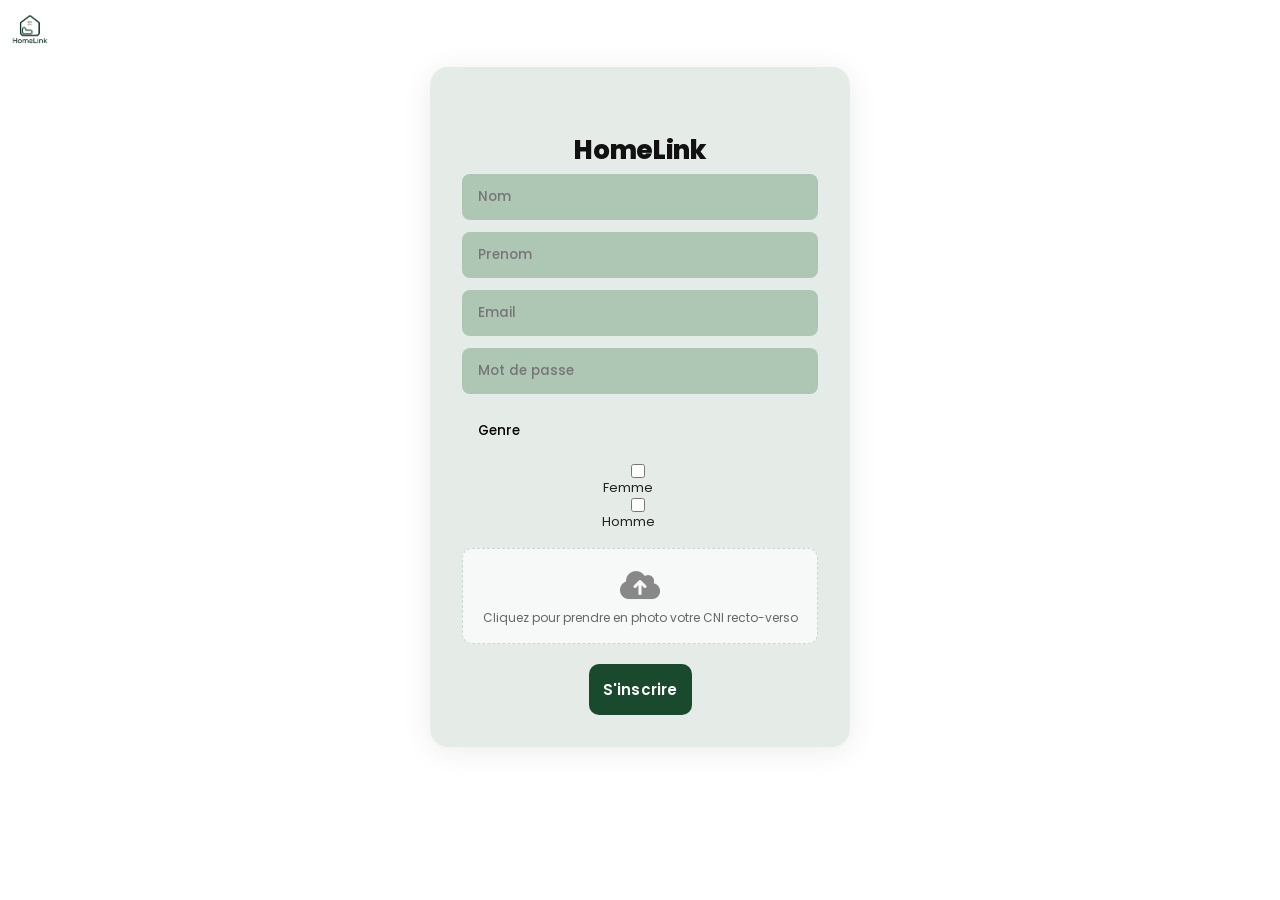
<file: indexdoc.html/inscriptionClient.html>
<!DOCTYPE html>
<html lang="en">
<head>
    <meta charset="UTF-8">
    <meta name="viewport" content="width=device-width, initial-scale=1.0">
    <title>HomeLink-inscription</title>
    <link rel="stylesheet" href="https://cdnjs.cloudflare.com/ajax/libs/font-awesome/6.5.0/css/all.min.css">
    <link rel="stylesheet" href="../style.css">
</head>
<body>
    <div class="bod">  
        <img src="../logo/logo.png" alt="">
        <div class="o">
            <p>HomeLink</p>
            <input type="text" placeholder="Nom" name="" id="">
            <input type="text" placeholder="Prenom" name="" id="">
            <input type="email" placeholder="Email" name="" id="">
            <input type="password" placeholder="Mot de passe" name="" id="">
            <p>Genre</p>
            <input type="checkbox" name="" id="">
            <span>Femme</span>
            <input type="checkbox" name="" id="">
            <span>Homme</span>
            <div class="clique">
                <i class="fa-solid fa-cloud-arrow-up"></i>
                <span>Cliquez pour prendre en photo votre CNI recto-verso </span>
            </div>
            <a href="../index.html"><button type="button">S'inscrire</button></a>
        </div>
    </div>
    <script src="../style.js"></script>
</body>
</html>
</file>
<file: style.css>
@import url('https://fonts.googleapis.com/css2?family=Poppins:wght@300;400;500;600;700;800&display=swap');

* {
  box-sizing: border-box;
  margin: 0;
  padding: 0;
  font-family: 'Poppins', sans-serif;
}

body {
  min-height: 100vh;
  padding-bottom: 100px;
}

li {
  list-style: none;
}

a {
  text-decoration: none;
  color: #1a1a1a;
  font-size: 14px;
  font-weight: 500;
}

/* html */
.header {
  position: relative;
  width: 100%;
  min-height: 520px;
  border-radius: 0 0 24px 24px;
  display: flex;
  flex-direction: column;
  padding: 0;
}
.header img{
  height: 520px;
  border-radius: 0 0 24px 24px;
}

.ml img {
  position: absolute;
  top: 18px;
  left: 32px;
  height: 90px;
  width: 90px;
}

.ml li {
  position: absolute;
  top: 50px;
}

.ml li:nth-of-type(1) {
  left: 180px;
}

.ml li:nth-of-type(2) {
  left: 270px;
}

.ml li:nth-of-type(3) {
  left: 370px;
}

.ml li:nth-of-type(4) {
  left: 490px;
}

.ml li:nth-of-type(5) {
  left: 570px;
}

.ml i {
  position: absolute;
  top: 14px;
  right: 32px;
  cursor: pointer;
  font-size: 30px;
}

.ml button {
  position: absolute;
  top: 14px;
  right: 70px;
  background: #fff;
  color: #1a1a1a;
  border: none;
  border-radius: 20px;
  padding: 10px 22px;
  font-size: 14px;
  font-weight: 600;
  cursor: pointer;
  transition: 0.2s;
}

.ml button:hover {
  background: #f0ede8;
}

.po h2 {
  position: absolute;
  top: 130px;
  left: 48px;
  font-size: 42px;
  font-weight: 700;
  color: #1a1a1a;
  max-width: 420px;
}

.po>p {
  position: absolute;
  top: 50%;
  left: 90px;
  font-size: 15px;
  color: #3a3a3a;
  max-width: 380px;
}

.vetr {
  position: absolute;
  top: 65%;
  left: 48px;
  background: #2f452c;
  border-radius: 10px;
  padding: 0px;
  font-size: 15px;
  padding: 10px;
  font-weight: 00;
  cursor: pointer;
  transition: 0.2s;
}

.vetr p {
  color: #fff;
  font-size: 15px;
  margin: 0;
}

.vetr:hover {
  background: #3d5c38;
}

.barre {
  position: absolute;
  bottom: 28px;
  left: 50%;
  transform: translateX(-50%);
  width: 100%;
  max-width: 900px;
  background: #fff;
  border-radius: 16px;
  box-shadow: 0 4px 24px rgba(0, 0, 0, 0.12);
  display: flex;
  align-items: center;
  justify-content: center;
  padding: 24px 20px;
  gap: 6px;
}

.barre i {
  color: #2f452c;
  font-size: 16px;
}

.barre span {
  font-size: 13px;
  font-weight: 700;
  color: #1a1a1a;
}

.barre p {
  font-size: 12px;
  color: #888;
  flex: 1;
}

.barre hr {
  width: 1px;
  height: 36px;
  background: #e0ddd8;
  border: none;
}

.loupe {
  background: #2f452c;
  border-radius: 50%;
  width: 40px;
  height: 40px;
  display: flex;
  align-items: center;
  justify-content: center;
  cursor: pointer;
  transition: 0.2s;
}

.loupe:hover {
  background: #3d5c38;
}

.loupe i {
  color: #fff;
  font-size: 18px;
}

.body p:nth-of-type(1) {
  padding: 40px;
}

.body p:nth-of-type(2) {
  display: inline-block;
  font-size: 13px;
  color: #2f452c;
  font-weight: 600;
  margin: 0 48px;
  cursor: pointer;
  margin-left: 60%;
}

body h2 {
  font-size: 28px;
  font-weight: 800;
  color: #1a1a1a;
  margin: 8px 48px 24px;
}

.im {
  display: flex;
  gap: 20px;
  margin: 0 48px 48px;
}

.quatre {
  min-width: 200px;
  max-width: 260px;
  position: relative;
  border-radius: 14px;
  overflow: hidden;
  background: #fff;
  box-shadow: 0 2px 12px rgba(0, 0, 0, 0.07);
  cursor: pointer;
  transition: transform 0.2s, box-shadow 0.2s;
}

.quatre:hover {
  transform: translateY(-4px);
  box-shadow: 0 8px 28px rgba(0, 0, 0, 0.13);
}

.quatre img {
  width: 100%;
  height: 160px;
  display: block;
}

.heart {
  position: absolute;
  top: 12px;
  right: 12px;
  background: rgba(255, 255, 255, 0.9);
  border-radius: 50%;
  width: 32px;
  height: 32px;
  display: flex;
  align-items: center;
  justify-content: center;
  cursor: pointer;
  transition: 0.2s;
}

.heart:hover {
  background: #fff;
}

.heart i {
  color: #1a1a1a;
  font-size: 14px;
}

.ecrit {
  padding: 12px 14px 14px;
  display: flex;
  flex-wrap: wrap;
  align-items: center;
  gap: 4px;
}

.ecrit p {
  font-size: 14px;
  font-weight: 700;
  color: #1a1a1a;
  width: 100%;
  margin: 0;
}

.ecrit span {
  font-size: 12px;
  color: #888;
  flex: 1;
}

.ecrit i {
  color: #f5a623;
  font-size: 13px;
}

.ecrit h6 {
  font-size: 13px;
  font-weight: 600;
  color: #1a1a1a;
  margin: 0;
}

.long {
  display: flex;
  gap: 20px;
  margin: 0 48px 56px;
  flex-wrap: wrap;
}

.lon {
  flex: 1;
  min-width: 180px;
  background: #f0ede8;
  border-radius: 14px;
  padding: 22px 20px;
  display: flex;
  flex-direction: column;
  gap: 8px;
}

.lon i {
  font-size: 22px;
  color: #2f452c;
}

.lon p {
  font-size: 14px;
  font-weight: 700;
  color: #1a1a1a;
}

.lon span {
  font-size: 13px;
  color: #666;
}

.hote {
  background: #fff;
  border-radius: 20px;
  margin: 0 48px 56px;
  padding: 48px 56px;
  display: flex;
  flex-direction: column;
  gap: 12px;
  position: relative;
}

.hote .dev {
  display: inline-block;
  background: #e8f0e4;
  color: #2f452c;
  border-radius: 20px;
  padding: 6px 14px;
  font-size: 12px;
  font-weight: 700;
  width: fit-content;
}

.hote p {
  font-size: 32px;
  font-weight: 800;
  color: #1a1a1a;
  max-width: 420px;
  margin: 0;
}

.hote span {
  font-size: 14px;
  color: #555;
  max-width: 380px;
}

.hot {
  display: inline-block;
  background: #2f452c;
  color: #fff;
  border-radius: 10px;
  padding: 14px 28px;
  font-size: 14px;
  font-weight: 600;
  cursor: pointer;
  width: fit-content;
  transition: 0.2s;
  margin-top: 8px;
}

.hot:hover {
  background: #3d5c38;
}

.hot span {
  color: #fff;
}

.hote img {
  position: absolute;
  right: 48px;
  top: 50%;
  transform: translateY(-50%);
  height: 220px;
  object-fit: contain;
  border-radius: 14px;
}

.oh {
  display: flex;
  justify-content: center;
  gap: 40px;
  margin: 0 48px 64px;
  flex-wrap: wrap;
  text-align: center;
}

.quo {
  display: flex;
  flex-direction: column;
  align-items: center;
  gap: 8px;
  min-width: 140px;
}

.quo i {
  font-size: 28px;
  color: #2f452c;
}

.quo p {
  font-size: 28px;
  font-weight: 800;
  color: #1a1a1a;
  margin: 0;
}

.quo span {
  font-size: 13px;
  color: #888;
}

.tel {
  background: #f0ede8;
  border-radius: 20px;
  margin: 0 48px 64px;
  padding: 56px 56px;
  display: flex;
  flex-direction: column;
  gap: 14px;
  position: relative;
}

.tel h3 {
  font-size: 26px;
  font-weight: 800;
  color: #1a1a1a;
  max-width: 380px;
}

.tel p {
  font-size: 14px;
  color: #555;
  max-width: 340px;
  line-height: 1.5;
  margin: 0;
}

.tel img:nth-of-type(1) {
  height: 30px;
  object-fit: contain;
  cursor: pointer;
  margin-left: -90%;
}

.tel img:nth-of-type(2) {
  height: 100px;
  object-fit: contain;
  cursor: pointer;
  margin-left: -90%
}

.tel img:nth-of-type(3) {
  position: absolute;
  right: 80px;
  bottom: 0;
  height: 300px;
  object-fit: contain;
}

.flooter {
  background: #fff;
  padding: 56px 48px 32px;
  display: flex;
  gap: 48px;
  flex-wrap: wrap;
  position: relative;
}

.qu {
  display: flex;
  flex-direction: column;
  gap: 10px;
  min-width: 160px;
  flex: 1;
}

.qu img {
  height: 90px;
  width: 90px;
  object-position: left;
  margin-bottom: 6px;
}

.qu p {
  font-size: 15px;
  font-weight: 700;
  color: #1a1a1a;
  margin: 0 0 4px;
}

.qu span {
  font-size: 13px;
  color: #666;
  cursor: pointer;
  transition: color 0.2s;
}

.qu span:hover {
  color: #2f452c;
}

.qu:first-child p {
  font-size: 13px;
  font-weight: 400;
  color: #888;
  max-width: 220px;
}

.flooter hr {
  width: 100%;
  border: none;
  border-top: 1px solid #e8e4dc;
  margin: 24px 0 16px;
}

.flooter span {
  font-size: 12px;
  color: #aaa;
  margin-right: 16px;
}



@media (max-width: 900px) {
  .header h2 {
    font-size: 28px;
    top: 110px;
  }

  .im,
  .long,
  .oh {
    flex-wrap: wrap;
  }

  .quatre {
    min-width: 45%;
  }

  .barre {
    width: 92%;
    flex-wrap: wrap;
    gap: 8px;
  }

  .hote img {
    display: none;
  }

  .tel img:nth-of-type(3) {
    display: none;
  }

  .flooter {
    gap: 32px;
  }
}

@media (max-width: 600px) {
  .header h2 {
    font-size: 22px;
    left: 20px;
    top: 90px;
  }

  .header p {
    left: 20px;
    top: 210px;
  }

  .vert {
    left: 20px;
    top: 260px;
  }

  body h2 {
    margin: 8px 20px 16px;
  }

  .im,
  .long,
  .oh,
  .hote,
  .tel,
  .flooter {
    margin-left: 16px;
    margin-right: 16px;
  }

  .quatre {
    min-width: 100%;
    max-width: 100%;
  }

  .lon {
    min-width: 100%;
  }
}







/* html 1 */





.gra {
  width: 100%;
  background: #fff;
  border-bottom: 1px solid #e8e4dc;
  padding: 14px 48px;
  display: flex;
  align-items: center;
  gap: 32px;
  top: 0;
}

.gra img {
  height: 100px;
  width: 100px;
  margin-right: 8px;
}

.gra li {
  display: inline-block;
}

.gra li a {
  font-size: 14px;
  font-weight: 500;
  color: #1a1a1a;
  transition: color 0.2s;
}

.gra li a:hover {
  color: #2f452c;
}

.gra button {
  margin-left: auto;
  background: #2f452c;
  color: #fff;
  border: none;
  border-radius: 20px;
  padding: 8px 22px;
  font-size: 14px;
  font-weight: 600;
  cursor: pointer;
  transition: all 0.2s;
}

.gra button:hover {
  background: #2f6238;
}

.blan {
  transform: translateX(25%);
  background: #fff;
  width: 60%;
  border-radius: 18px;
  margin: 4px 48px;
  padding: 20px 24px;
  box-shadow: 0 2px 16px rgba(0, 0, 0, 0.08);
}

.blan i:nth-of-type(1),
.blan i:nth-of-type(2),
.blan i:nth-of-type(3),
.blan i:nth-of-type(4) {
  font-size: 14px;
  color: #555;
  line-height: 44px;
  margin-right: 5px;
}

.blan p:nth-of-type(1),
.blan p:nth-of-type(2),
.blan p:nth-of-type(3),
.blan p:nth-of-type(4) {
  display: inline-block;
  font-size: 12px;
  font-weight: 700;
  color: #1a1a1a;
  line-height: 1.1;
  margin-right: 5px;
}

.blan span:nth-of-type(1),
.blan span:nth-of-type(2),
.blan span:nth-of-type(3),
.blan span:nth-of-type(4) {
  display: inline-block;
  font-size: 12px;
  color: #999;
  vertical-align: middle;
  line-height: 1.1;
}

.blan hr:nth-of-type(1),
.blan hr:nth-of-type(2),
.blan hr:nth-of-type(3) {
  display: inline-block;
  width: 1px;
  height: 30px;
  background: #ddd;
  border: none;
  margin: 0 20px;
}

.blan hr:nth-of-type(4) {
  display: block;
  width: 100%;
  height: 1px;
  background: #e8e4dc;
  border: none;
  margin: 16px 0;
}

.blan hr:nth-of-type(5) {
  display: inline-block;
  width: 1px;
  height: 30px;
  background: #ddd;
  border: none;
  margin: 0 20px;
}

.loupe {
  display: inline-flex;
  align-items: center;
  justify-content: center;
  background: #2f452c;
  border-radius: 50%;
  width: 38px;
  height: 38px;
  cursor: pointer;
  margin-left: 12px;
  transition: 0.2s;
}

.loupe:hover {
  background: #37792e;
}

.loupe i {
  color: #fff !important;
  font-size: 17px;
}

.blan p:nth-of-type(5) {
  display: block;
  font-size: 13px;
  font-weight: 700;
  color: #1a1a1a;
  margin-bottom: 14px;
}

.blan p:nth-of-type(6) {
  display: inline-block;
  font-size: 12px;
  font-weight: 700;
  color: #1a1a1a;
  vertical-align: top;
  margin-right: 6px;
  line-height: 1.4;
}

.blan p:nth-of-type(7) {
  display: inline-block;
  font-size: 12px;
  font-weight: 700;
  color: #1a1a1a;
  vertical-align: top;
  margin-left: 40px;
  margin-right: 6px;
  line-height: 1.4;
}

.blan p:nth-of-type(8) {
  display: inline-block;
  font-size: 12px;
  font-weight: 700;
  color: #1a1a1a;
  vertical-align: top;
  margin-left: 40px;
  margin-right: 6px;
  line-height: 1.4;
}

.blan i.fa-building,
.blan i.fa-house,
.blan i.fa-house-user,
.blan i.fa-hotel {
  display: inline-flex;
  flex-direction: column;
  align-items: center;
  font-size: 20px;
  color: #1a1a1a;
  vertical-align: top;
  margin-top: 18px;
  margin-right: 2px;
}

.blan span:nth-of-type(5),
.blan span:nth-of-type(6),
.blan span:nth-of-type(7),
.blan span:nth-of-type(8),
.blan span:nth-of-type(9) {
  display: inline-block;
  font-size: 11px;
  color: #333;
  vertical-align: top;
  margin-top: 18px;
  margin-right: 14px;
  text-align: center;
}

.un {
  display: inline-flex;
  align-items: center;
  gap: 10px;
  border: 1.5px solid #ccc;
  border-radius: 20px;
  padding: 5px 14px;
  vertical-align: top;
  margin-top: 18px;
  margin-right: 32px;
}

.un span {
  font-size: 15px;
  font-weight: 600;
  color: #1a1a1a;
  cursor: pointer;
  user-select: none;
}

.un span:hover {
  color: #2f452c;
}

.blan i.fa-wifi,
.blan i.fa-utensils,
.blan i.fa-person-swimming,
.blan i.fa-umbrella-beach,
.blan i.fa-water {
  display: inline-block;
  font-size: 18px;
  color: #1a1a1a;
  vertical-align: top;
  margin-top: 18px;
  margin-right: 2px;
  width: 38px;
  text-align: center;
}

.blan span:nth-of-type(10),
.blan span:nth-of-type(11),
.blan span:nth-of-type(12),
.blan span:nth-of-type(13),
.blan span:nth-of-type(14) {
  display: inline-block;
  font-size: 11px;
  color: #333;
  vertical-align: top;
  margin-top: 18px;
  margin-right: 10px;
  text-align: center;
  width: 38px;
}

body h2 {
  font-size: 20px;
  font-weight: 800;
  color: #1a1a1a;
  margin: 32px 48px 14px;
}

.im {
  display: grid;
  grid-template-columns: repeat(4, 1fr);
  gap: 16px;
  margin: 0 48px 28px;
}

.quatre {
  position: relative;
  border-radius: 12px;
  overflow: hidden;
  background: #fff;
  box-shadow: 0 2px 10px rgba(0, 0, 0, 0.07);
  cursor: pointer;
  transition: transform 0.2s, box-shadow 0.2s;
}

.quatre:hover {
  transform: translateY(-3px);
  box-shadow: 0 8px 24px rgba(0, 0, 0, 0.12);
}

.quatre img {
  width: 100%;
  height: 148px;
  object-fit: cover;
  display: block;
}

.heart {
  position: absolute;
  top: 10px;
  right: 10px;
  background: rgba(255, 255, 255, 0.92);
  border-radius: 50%;
  width: 30px;
  height: 30px;
  display: flex;
  align-items: center;
  justify-content: center;
  cursor: pointer;
  box-shadow: 0 1px 4px rgba(0, 0, 0, 0.1);
}

.heart i {
  color: #1a1a1a;
  font-size: 13px;
}

.ecrit {
  padding: 10px 12px 12px;
  display: flex;
  flex-wrap: wrap;
  align-items: center;
  gap: 3px;
}

.ecrit p {
  font-size: 13px;
  font-weight: 700;
  color: #1a1a1a;
  width: 100%;
  margin: 0;
}

.ecrit span {
  font-size: 11px;
  color: #888;
  flex: 1;
}

.ecrit i {
  color: #f5a623;
  font-size: 12px;
}

.ecrit h6 {
  font-size: 12px;
  font-weight: 600;
  color: #1a1a1a;
  margin: 0;
}

body>img {
  display: block;
  width: calc(100% - 96px);
  margin: 0 48px 16px;
  border-radius: 16px;
  object-fit: cover;
  max-height: 320px;
}

body p {
  font-size: 18px;
  font-weight: 700;
  color: #1a1a1a;
  margin: 28px 48px 14px;
}

.cin {
  display: flex;
  align-items: center;
  justify-content: space-around;
  gap: 12px;
  margin: 0 48px 48px;
  overflow-x: auto;
  padding-bottom: 4px;
  position: relative;
}

.cin span {
  position: absolute;
  top: 90px;
  color: white;
  font-weight: 600;
}

.ass {
  width: 175px;
  height: 115px;
  border-radius: 12px;
  overflow: hidden;
  cursor: pointer;
  transition: transform 0.2s;
}

.ass:hover {
  transform: scale(1.03);
}

.ass img {
  width: 100%;
  height: 100%;
  object-fit: cover;
  display: block;
}

@media (max-width: 1024px) {
  .im {
    grid-template-columns: repeat(2, 1fr);
  }
}

@media (max-width: 768px) {
  .gra {
    padding: 14px 20px;
    gap: 14px;
  }

  .gra li {
    display: none;
  }

  .blan {
    margin: 16px 20px;
  }

  body h2 {
    margin: 20px 20px 12px;
  }

  .im {
    grid-template-columns: repeat(2, 1fr);
    margin: 0 20px 20px;
  }

  body img {
    width: calc(100% - 40px);
    margin: 0 20px 12px;
  }

  body>p {
    margin: 20px 20px 12px;
  }

  .cin {
    margin: 0 20px 32px;
  }

  .flooter {
    padding: 32px 20px 20px;
    gap: 24px;
  }
}

@media (max-width: 480px) {
  .im {
    grid-template-columns: 1fr;
  }
}










/* html 2 */







.fauteu {
  position: relative;
  background: linear-gradient(135deg, #e8e4dc 0%, #d6d0c4 60%, #c8c2b4 100%);
  border-radius: 20px;
  margin: 24px 48px;
  min-height: 420px;
  overflow: hidden;
  padding: 48px 52px;
  display: flex;
  flex-direction: column;
  justify-content: center;
  gap: 14px;
}

.fauteu img {
  position: absolute;
  right: 0;
  bottom: 0;
  height: 100%;
  max-width: 55%;
  pointer-events: none;
}

.fauteu .dev {
  display: inline-block;
  background: #e8f0e4;
  border-radius: 10px;
  padding: 5px 14px;
  width: fit-content;
}

.fauteu .dev span {
  font-size: 12px;
  font-weight: 700;
  color: #2f452c;
}

.fauteu p:first-of-type {
  font-size: 36px;
  font-weight: 800;
  color: #1a1a1a;
  max-width: 400px;
}

.fauteu span:nth-of-type(1) {
  font-size: 14px;
  color: #444;
  max-width: 380px;
}

.fauteu i.fa-check {
  display: inline-block;
  font-size: 14px;
  margin-right: 8px;
  margin-top: 4px;
}

.fauteu span:nth-of-type(2),
.fauteu span:nth-of-type(3),
.fauteu span:nth-of-type(4) {
  font-size: 14px;
  color: #333;
  width: 100%;
  margin-top: -16px;
}

.ho {
  background: #2f452c;
  border-radius: 10px;
  padding: 14px 28px;
  font-size: 14px;
  font-weight: 600;
  cursor: pointer;
  width: fit-content;
  margin-top: 8px;
}

.ho:hover {
  background: #3d5c38;
}

.ho span {
  color: #fff !important;
}

.plac {
  background: #fff;
  border-radius: 20px;
  margin: 24px 48px;
  padding: 40px 48px 48px;
}

.plac p:first-of-type {
  font-size: 20px;
  font-weight: 800;
  color: #1a1a1a;
  margin-bottom: 32px;
}

.jo {
  display: inline-block;
  vertical-align: top;
  width: calc(25% - 16px);
  margin-right: 16px;
  margin-bottom: 32px;
}

.jo:last-of-type {
  margin-right: 0;
}

.jo i {
  display: block;
  font-size: 22px;
  color: #2f452c;
  margin-bottom: 6px;
}

.jo h3 {
  display: inline-block;
  font-size: 16px;
  font-weight: 800;
  color: #1a1a1a;
  margin-right: 8px;
}

.f {
  width: fit-content;
  height: 200px;
}

.e {
  width: 100%;
  height: 300px;
  display: flex;
  align-items: center;
  justify-content: space-around;
}

.e p {
  background-color: #2f452c;
  width: fit-content;
  border-radius: 10px;
  padding: 10px;
  color: white !important;
}

.jo p {
  font-size: 14px;
  font-weight: 700;
  color: #1a1a1a;
  margin: 8px 0 6px;
}

.e img {
  display: inline-block;
  width: 42%;
  height: 200px;
  object-fit: cover;
  border-radius: 14px;
  margin-right: 32px;
}

.e p:nth-of-type(2) {
  display: inline-block;
  font-size: 22px;
  font-weight: 800;
  color: #1a1a1a;
  max-width: 340px;
  margin-bottom: 10px;
}

.e span:last-of-type {
  display: block;
  font-size: 13px;
  color: #666;
  max-width: 340px;
  line-height: 1.5;
  margin-left: calc(42% + 32px);
  margin-top: -60px;
  margin-bottom: 16px;
}

@media (max-width: 900px) {
  .fauteu {
    min-height: 320px;
    padding: 36px 32px;
  }

  .fauteu>img {
    max-width: 45%;
  }

  .fauteu p:first-of-type {
    font-size: 26px;
  }

  .jo {
    width: calc(50% - 12px);
    margin-right: 12px;
  }

  .plac img {
    width: 100%;
    margin-right: 0;
    margin-bottom: 20px;
  }

  .plac p:nth-of-type(2) {
    display: block;
    margin-bottom: 10px;
  }

  .plac span:last-of-type {
    margin-left: 0;
    margin-top: 0;
  }
}

@media (max-width: 600px) {
  .gr {
    padding: 14px 20px;
    gap: 14px;
  }

  .gr li {
    display: none;
  }

  .fauteu {
    margin: 16px 20px;
    padding: 28px 24px;
  }

  .fauteu img {
    display: none;
  }

  .plac {
    margin: 16px 20px;
    padding: 28px 24px;
  }

  .jo {
    width: 100%;
  }

  .flooter {
    padding: 32px 20px 20px;
    gap: 24px;
  }
}













/* html 3 */







.gra img:last-child {
  width: 38px;
  height: 38px;
  border-radius: 50%;
  object-fit: cover;
  margin-left: auto;
  cursor: pointer;
  border: 2px solid #e0e0e0;
}

.lun {
  position: fixed;
  left: 0;
  width: 320px;
  background-color: #ffffff;
  border-right: 1px solid #e0e0e0;
  padding: 28px 16px 20px 20px;
}

.lun h2 {
  font-size: 22px;
  font-weight: 700;
  color: #111;
  margin-bottom: 22px;
  padding-left: 4px;
}

.koff,
.awa {
  display: grid;
  grid-template-columns: 40px 1fr auto;
  grid-template-rows: auto auto;
  column-gap: 10px;
  row-gap: 2px;
  align-items: center;
  padding: 10px 12px;
  border-radius: 10px;
  cursor: pointer;
  margin-bottom: 8px;
}

.koff img,
.awa img {
  grid-column: 1;
  width: 40px;
  height: 40px;
  border-radius: 50%;
  object-fit: cover;
  align-self: center;
}

.koff p,
.awa p {
  font-size: 14px;
  font-weight: 600;
  color: #111;
}

.koff span:first-of-type,
.awa span:first-of-type {
  grid-column: 2;
  font-size: 12px;
  color: #777;
  white-space: nowrap;
  overflow: hidden;
  text-overflow: ellipsis;
  max-width: 170px;
}

.koff span:last-of-type,
.awa span:last-of-type {
  grid-column: 3;
  font-size: 11px;
  color: #aaa;
}

.koff {
  background-color: #e6f2ec;
}

.awa {
  background-color: transparent;
}

.awa:hover {
  background-color: #f7f7f7;
}

.awa hr {
  display: none;
}

.autre {
  margin-left: 320px;
  height: 800px;
  display: flex;
  flex-direction: column;
  background-color: #f9f9f9;
  position: relative;
}

.messages-zone {
  overflow-y: auto;
  padding: 24px 24px 100px 24px;
  display: flex;
  flex-direction: column;
  gap: 10px;
}

.bonjour,
.oui,
.parfait {
  max-width: 55%;
  padding: 11px 16px;
  border-radius: 18px;
  font-size: 14px;
}

.bonjour,
.parfait {
  align-self: flex-start;
  background-color: #ffffff;
  color: #222;
  border: 1px solid #e0e0e0;
  border-bottom-left-radius: 5px;
  margin-top: 8px;
}

.bonjour {
  margin-top: 20px;
}

.oui {
  align-self: flex-end;
  background-color: #2d6a4f;
  color: #ffffff;
  border-bottom-right-radius: 5px;
}

.autre hr {
  display: none;
}

.autre input.ecrire {
  position: absolute;
  bottom: 20px;
  left: 24px;
  right: 116px;
  padding: 12px 16px;
  font-size: 14px;
  border: 1px solid #ddd;
  border-radius: 10px;
  background-color: #ffffff;
  color: #333;
  transition: border-color 0.2s;
}

.autre input.ecrire:focus {
  border-color: #2d6a4f;
}

.autre input.ecrire::placeholder {
  color: #bbb;
}

.autre button {
  position: absolute;
  bottom: 20px;
  right: 24px;
  width: 84px;
  padding: 12px 0;
  background-color: #2d4a3e;
  color: #ffffff;
  border: none;
  border-radius: 10px;
  font-size: 14px;
  font-weight: 600;
  cursor: pointer;
  transition: background-color 0.2s;
}

.autre button:hover {
  background-color: #1e3a2f;
}

.lun::-webkit-scrollbar {
  width: 4px;
}

.lun::-webkit-scrollbar-thumb {
  background: #ddd;
  border-radius: 4px;
}

.autre::-webkit-scrollbar {
  width: 4px;
}

.autre::-webkit-scrollbar-thumb {
  background: #ddd;
  border-radius: 4px;
}







/* html 4 */






body>p {
  font-size: 26px;
  font-weight: 800;
  color: #111;
  padding: 36px 60px 6px 60px;
}

body>span {
  display: block;
  font-size: 14px;
  color: #666;
  padding: 0 60px 28px 60px;
  max-width: 420px;
}

body h2 {
  font-size: 18px;
  font-weight: 700;
  color: #111;
  padding: 28px 60px 16px 60px;
}

.im {
  display: grid;
  gap: 20px;
  padding: 0 60px 8px 60px;
}

.quatre {
  position: relative;
  border-radius: 12px;
  overflow: hidden;
  background-color: #fff;
  cursor: pointer;
}

.quatre img {
  width: 100%;
  height: 170px;
  object-fit: cover;
  border-radius: 12px;
  display: block;
}

.heart {
  position: absolute;
  top: 10px;
  right: 10px;
  width: 30px;
  height: 30px;
  background-color: rgba(255, 255, 255, 0.85);
  border-radius: 50%;
  display: flex;
  align-items: center;
  justify-content: center;
  cursor: pointer;
  transition: 0.2s;
}

.heart:hover {
  background-color: #fff;
}

.heart i {
  font-size: 13px;
  color: #ff0202;
}

.ecrit {
  padding: 8px 2px 4px 2px;
  display: grid;
  grid-template-columns: 1fr auto auto;
  grid-template-rows: auto auto;
  row-gap: 2px;
  align-items: center;
}

.ecrit p {
  grid-column: 1;
  font-size: 13px;
  font-weight: 600;
  color: #111;
  overflow: hidden;
}

.ecrit span {
  grid-row: 2;
  grid-column: 1 / 3;
  font-size: 12px;
  color: #888;
}

.ecrit i {
  grid-row: 1;
  grid-column: 2;
  font-size: 11px;
  color: #555;
  margin-right: 3px;
}

.ecrit h6 {
  grid-row: 1;
  grid-column: 3;
  font-size: 12px;
  font-weight: 600;
  color: #111;
}

.vous {
  display: flex;
  align-items: center;
  justify-content: center;
  height: 100px;
  width: fit-content;
  background-color: #e8f0ec;
  border-radius: 12px;
  transform: translateX(80%);
  margin: 60px;
}

.coeur {
  width: 40px;
  height: 40px;
  background-color: #fff;
  border-radius: 50%;
  display: flex;
  align-items: center;
  justify-content: center;
}

.coeur i {
  font-size: 16px;
  color: #2d6a4f;
}

.vous p {
  font-size: 14px;
  font-weight: 700;
  color: #111;
  margin-bottom: 10%;
}

.vous span {
  font-size: 12px;
  color: #666;
  margin-left: -40%;
  margin-bottom: -6%;
}

@media (max-width: 900px) {
  .im {
    grid-template-columns: repeat(2, 1fr);
  }

  .flooter {
    grid-template-columns: 1fr 1fr;
  }
}

@media (max-width: 560px) {
  .im {
    grid-template-columns: 1fr;
    padding: 0 20px;
  }

  .gr {
    padding: 12px 20px;
    gap: 16px;
  }

  body>p,
  body>span,
  body>h2 {
    padding-left: 20px;
    padding-right: 20px;
  }

  .flooter {
    grid-template-columns: 1fr;
    padding: 32px 20px 20px 20px;
  }

  .vous {
    margin: 24px 20px;
  }
}







/* html HomeLink-Inscriptionhôte */









.bodi {
  min-height: 100vh;
  display: flex;
  justify-content: center;
  align-items: center;
  background-color: #e8e8e8;
  padding: 40px 16px;
}

.hom {
  background: rgba(210, 220, 215, 0.75);
  border-radius: 20px;
  padding: 30px 24px 28px;
  width: 100%;
  max-width: 340px;
  display: flex;
  flex-direction: column;
  align-items: center;
  gap: 0;
  box-shadow: 0 4px 24px rgba(0, 0, 0, 0.10);
}

.hom img {
  width: 50px;
  height: 50px;
  object-fit: contain;
  margin-bottom: 4px;
}

.hom p:first-of-type {
  font-size: 15px;
  font-weight: 700;
  color: #2a7a5c;
  margin-bottom: 18px;
  text-align: center;
}

.hom input[type="text"],
.hom input[type="number"],
.hom input[type="email"],
.hom input[type="password"] {
  width: 100%;
  padding: 11px 14px;
  margin-bottom: 10px;
  border: none;
  border-radius: 8px;
  background: rgba(255, 255, 255, 0.82);
  font-size: 13px;
  color: #333;
  outline: none;
  transition: box-shadow 0.2s;
  box-shadow: 0 1px 3px rgba(0, 0, 0, 0.06);
}

.hom input[type="text"],
.hom input[type="number"],
.hom input[type="email"],
.hom input[type="password"] {
  color: #888;
  font-size: 12.5px;
}

.hom input[type="text"]:focus,
.hom input[type="number"]:focus,
.hom input[type="email"]:focus,
.hom input[type="password"]:focus {
  box-shadow: 0 0 0 2px rgba(42, 122, 92, 0.25);
  background: #fff;
}

.hom p:last-of-type,
.hom p.genre-label {
  font-size: 13px;
  font-weight: 600;
  color: #2a5c45;
  align-self: flex-start;
  margin-bottom: 6px;
  margin-top: 2px;
}

.hom .genre-row {
  display: flex;
  align-items: center;
  gap: 18px;
  align-self: flex-start;
  margin-bottom: 14px;
}

.hom input[type="checkbox"] {
  width: 15px;
  height: 15px;
  accent-color: #2a7a5c;
  margin-right: 5px;
  margin-bottom: 0;
  cursor: pointer;
  vertical-align: middle;
}

.hom span {
  font-size: 13px;
  color: #444;
  vertical-align: middle;
}

.clique {
  width: 100%;
  background: rgba(255, 255, 255, 0.70);
  border-radius: 10px;
  display: flex;
  flex-direction: column;
  align-items: center;
  justify-content: center;
  padding: 18px 12px 14px;
  margin-top: 4px;
  margin-bottom: 16px;
  cursor: pointer;
  gap: 8px;
  transition: 0.2s;
  border: 1.5px dashed rgba(42, 122, 92, 0.25);
}

.clique:hover {
  background: rgba(255, 255, 255, 0.90);
}

.clique i {
  font-size: 28px;
  color: #555;
}

.clique span {
  font-size: 12px;
  color: #555;
  text-align: center;
  line-height: 1.4;
}

.hom button {
  width: 100%;
  padding: 13px;
  background: #1a1a1a;
  color: #fff;
  border: none;
  border-radius: 10px;
  font-size: 14px;
  font-weight: 600;
  letter-spacing: 0.3px;
  cursor: pointer;
  transition: 0.2s, transform 0.1s;
}

.hom button:hover {
  background: #333;
}

.hom button:active {
  transform: scale(0.98);
}

.hom input[type="password"] {
  margin-bottom: 14px;
}









/* html HomeLink-Inscriptionclient */









.bod>img {
  width: 60px;
  height: 60px;
  object-fit: contain;
}

.o {
  background: rgba(220, 228, 222, 0.72);
  border-radius: 18px;
  padding: 36px 32px 32px;
  width: 100%;
  max-width: 420px;
  display: flex;
  flex-direction: column;
  align-items: center;
  box-shadow: 0 4px 30px rgba(0, 0, 0, 0.08);
  margin: 0 auto;
}

.o p:first-of-type {
  font-size: 26px;
  font-weight: 800;
  color: #111;
  margin-bottom: 4px;
  text-align: center;
  letter-spacing: -0.3px;
}

.o input[type="text"],
.o input[type="email"],
.o input[type="password"] {
  width: 100%;
  padding: 13px 16px;
  margin-bottom: 12px;
  border: none;
  border-radius: 8px;
  background: rgba(130, 170, 140, 0.55);
  font-size: 14px;
  color: #111;
  transition: 0.2s, box-shadow 0.2s;
}

.o input[type="text"],
.o input[type="email"],
.o input[type="password"] {
  font-weight: 500;
  font-size: 13.5px;
}

.o input[type="text"]:focus,
.o input[type="email"]:focus,
.o input[type="password"]:focus {
  background: rgba(130, 170, 140, 0.75);
  box-shadow: 0 0 0 2px rgba(30, 90, 50, 0.30);
}

.o p:last-of-type {
  width: 100%;
  padding: 13px 16px;
  border-radius: 8px;
  font-size: 13.5px;
  font-weight: 500;
  color: #000000;
  margin-bottom: 10px;
  margin-top: 2px;
}

.o input[type="checkbox"] {
  width: 14px;
  height: 14px;
  accent-color: #1a4a2e;
  cursor: pointer;
  vertical-align: middle;
  margin-right: 4px;
}

.o span {
  font-size: 13px;
  color: #222;
  vertical-align: middle;
  margin-right: 24px;
}

.clique {
  display: flex;
  flex-direction: column;
  align-items: center;
  justify-content: center;
  gap: 8px;
  padding: 20px 16px 16px;
  margin: 16px 0;
  cursor: pointer;
  width: 100%;
}

.clique i {
  font-size: 32px;
  color: #888;
}

.clique span {
  font-size: 12px;
  color: #666;
  text-align: center;
  line-height: 1.5;
  margin-right: 0;
}

.o button {
  width: 100%;
  padding: 14px;
  background: #1a4a2e;
  color: #fff;
  border: none;
  border-radius: 10px;
  font-size: 15px;
  font-weight: 600;
  letter-spacing: 0.2px;
  cursor: pointer;
  transition: 0.2s, transform 0.1s;
  margin-top: 4px;
}

.o button:hover {
  background: #245e3a;
}

.o button:active {
  transform: scale(0.98);
}










/* html HomeLink-ConnexionHôte */









.bo {
  width: 100%;
  min-height: 100vh;
  display: flex;
  justify-content: center;
  align-items: center;
  padding: 20px;
}

.ho {
  border-radius: 20px;
  padding: 32px 28px 28px;
  width: 100%;
  max-width: 360px;
  display: flex;
  flex-direction: column;
  align-items: center;
  gap: 0;
  box-shadow: 0 4px 24px rgba(0, 0, 0, 0.10);
}

.ho img {
  width: 48px;
  height: 48px;
  object-fit: contain;
  margin-bottom: 4px;
}

.ho p:first-of-type {
  font-size: 22px;
  font-weight: 800;
  color: #111;
  margin-bottom: 4px;
  text-align: center;
}

.ho input[type="text"],
.ho input[type="email"],
.ho input[type="password"] {
  width: 100%;
  padding: 12px 14px;
  margin-bottom: 10px;
  border: none;
  border-radius: 8px;
  background: rgba(255, 255, 255, 0.80);
  font-size: 13.5px;
  color: #222;
  outline: none;
  transition: 0.2s, box-shadow 0.2s;
  box-shadow: 0 1px 3px rgba(0, 0, 0, 0.06);
}

.ho input {
  color: #444;
  font-size: 13px;
}

.ho input:focus {
  background: #fff;
  box-shadow: 0 0 0 2px rgba(30, 100, 60, 0.22);
}

.ho span:last-of-type {
  font-size: 12.5px;
  color: #777;
  align-self: flex-end;
  margin-bottom: 16px;
  margin-top: 2px;
  cursor: pointer;
}

.ho button {
  width: 100%;
  padding: 13px;
  background: #1a1a1a;
  color: #fff;
  border: none;
  border-radius: 10px;
  font-size: 14px;
  font-weight: 600;
  cursor: pointer;
  margin-bottom: 16px;
  transition: 0.2s, transform 0.1s;
}

.ho button:hover {
  background: #333;
}

.ho p:last-of-type {
  font-size: 13px;
  color: #222;
  font-weight: 600;
  text-align: center;
}

.ho p:last-of-type span {
  color: #2a7a4f;
  font-weight: 700;
  cursor: pointer;
  margin-left: 4px;
  text-decoration: none;
}

.ho p:last-of-type span:hover {
  text-decoration: underline;
}










/* html HomeLink-ConnexionClient */




.ba {
  min-height: 100vh;
  display: flex;
  flex-direction: column;
  align-items: flex-start;
  padding: 30px 50px;
  position: relative;
}

.ba img {
  width: 60px;
  height: 60px;
  object-fit: contain;
  margin-bottom: 4px;
}

.ba>img+.m::before {
  display: none;
}

.m {
  background: rgba(227, 230, 227, 0.82);
  border-radius: 18px;
  padding: 36px 32px 28px;
  width: 100%;
  max-width: 400px;
  display: flex;
  flex-direction: column;
  align-items: flex-start;
  box-shadow: 0 2px 24px rgba(0, 0, 0, 0.08);
  position: absolute;
  top: 50%;
  left: 50%;
  transform: translate(-50%, -50%);
}

.m p:first-of-type {
  font-size: 30px;
  font-weight: 900;
  color: #111;
  margin-bottom: 24px;
  align-self: center;
  letter-spacing: -0.5px;
}

.m input[type="text"],
.m input[type="email"],
.m input[type="password"] {
  width: 100%;
  padding: 14px 16px;
  margin-bottom: 14px;
  border: none;
  border-radius: 8px;
  background: rgba(120, 165, 120, 0.52);
  font-size: 14px;
  color: #111;
  outline: none;
  transition: 0.2s, box-shadow 0.2s;
}

.m input::placeholder {
  color: #1a1a1a;
  font-weight: 500;
  font-size: 14px;
}

.m input:focus {
  background: rgba(120, 165, 120, 0.72);
  box-shadow: 0 0 0 2px rgba(30, 100, 50, 0.22);
}

.m span:first-of-type {
  font-size: 12px;
  color: #999;
  align-self: flex-end;
  margin-bottom: 16px;
  margin-top: -4px;
  cursor: pointer;
}

.m>span:first-of-type:hover {
  color: #666;
}

.m button {
  width: 100%;
  padding: 14px;
  background: #2d6a42;
  color: #fff;
  border: none;
  border-radius: 10px;
  font-size: 14.5px;
  font-weight: 700;
  letter-spacing: 0.3px;
  cursor: pointer;
  margin-bottom: 18px;
  transition: 0.2s, transform 0.1s;
}

.m button:hover {
  background: #245638;
}

.m button:active {
  transform: scale(0.98);
}

.m p:last-of-type {
  font-size: 13px;
  color: #111;
  font-weight: 700;
  align-self: center;
}

.m p:last-of-type span {
  color: #2d6a42;
  font-weight: 600;
  cursor: pointer;
  margin-left: 4px;
}

.m p:last-of-type span:hover {
  text-decoration: underline;
}

.gra i {
  font-size: 30px;
  cursor: pointer;
}







/* Version téléphone */
@media screen and (max-width:768px){

    .header li{
        display: none;
    }

    #signe{
        display: block;
        font-size: 30px;
        cursor: pointer;
        position: absolute;
        top: 20px;
        right: 20px;
        z-index: 2000;
    }
    
/* ameliorer */


/* Menu caché */
#classe{
    position: fixed;
    top: 0;
    right: -100%;
    width: 250px;
    height: 400px;
    background: white;
    transition: 0.3s;
    padding-top: 80px;
    z-index: 1000;
    display: flex;
    flex-direction: column;
    align-items: center;
}

/* Quand le menu est ouvert */
#classe.active{
    right: 0;
}

/* Liens */
#classe li{
    list-style: none;
    text-align: center;
    margin: 20px 0;
}

#classe a{
    text-decoration: none;
    color: black;
    font-size: 20px;
}

}

/* PC */
@media screen and (min-width:768px){

    #signe{
        display: none;
    }
    
    #classe ul{
        display: none;
    }
    #classe{
        display: none;
    }
}




/* Téléphone */
@media screen and (max-width:768px){

    .menu-pc{
        display: none;
    }

    #signe{
        display: block;
        font-size: 30px;
        cursor: pointer;
        position: absolute;
        top: 20px;
        right: 20px;
        z-index: 2000;
    }
    
}

/* PC */
@media screen and (min-width:769px){

    #signe{
        display: none;
    }

    #classe{
        display: none;
    }

    .menu-pc ul{
        display: flex;
        gap: 30px;
        list-style: none;
    }

    .menu-pc a{
        text-decoration: none;
        color: black;
    }
}
</file>
